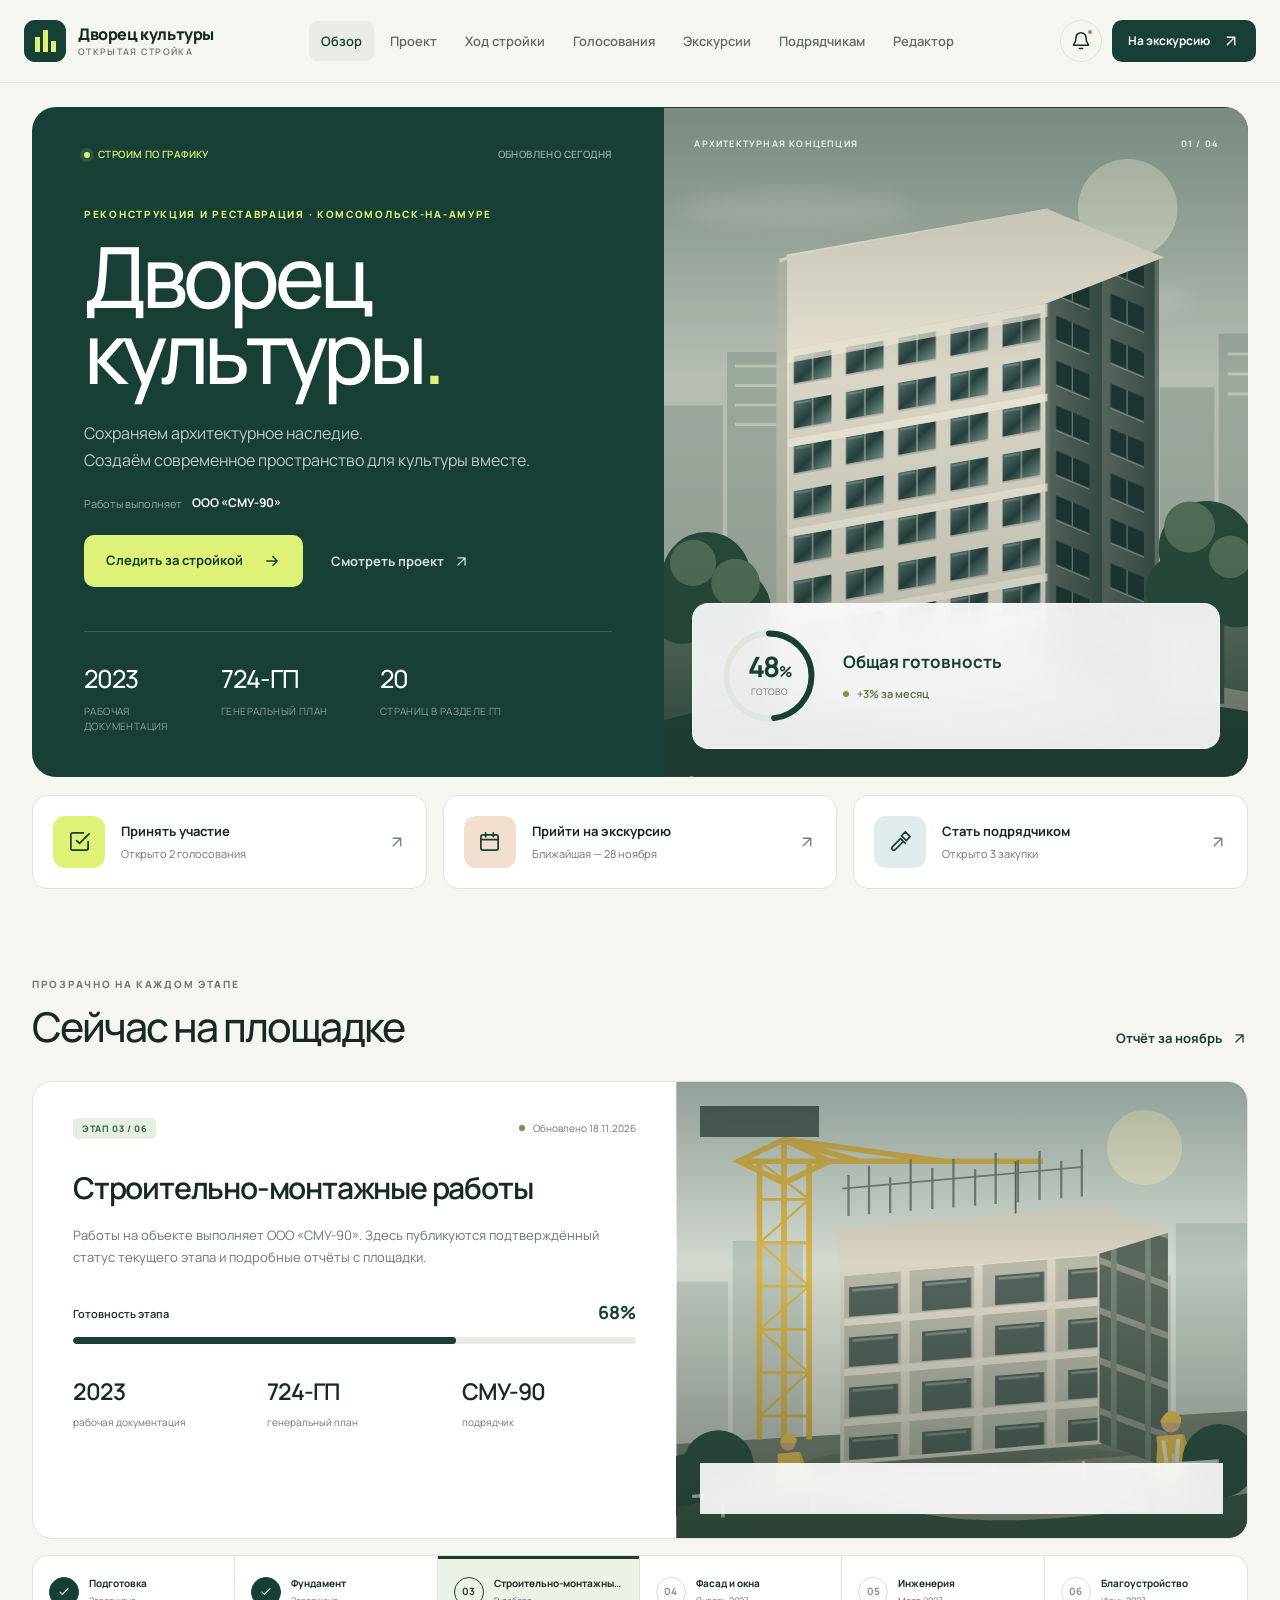
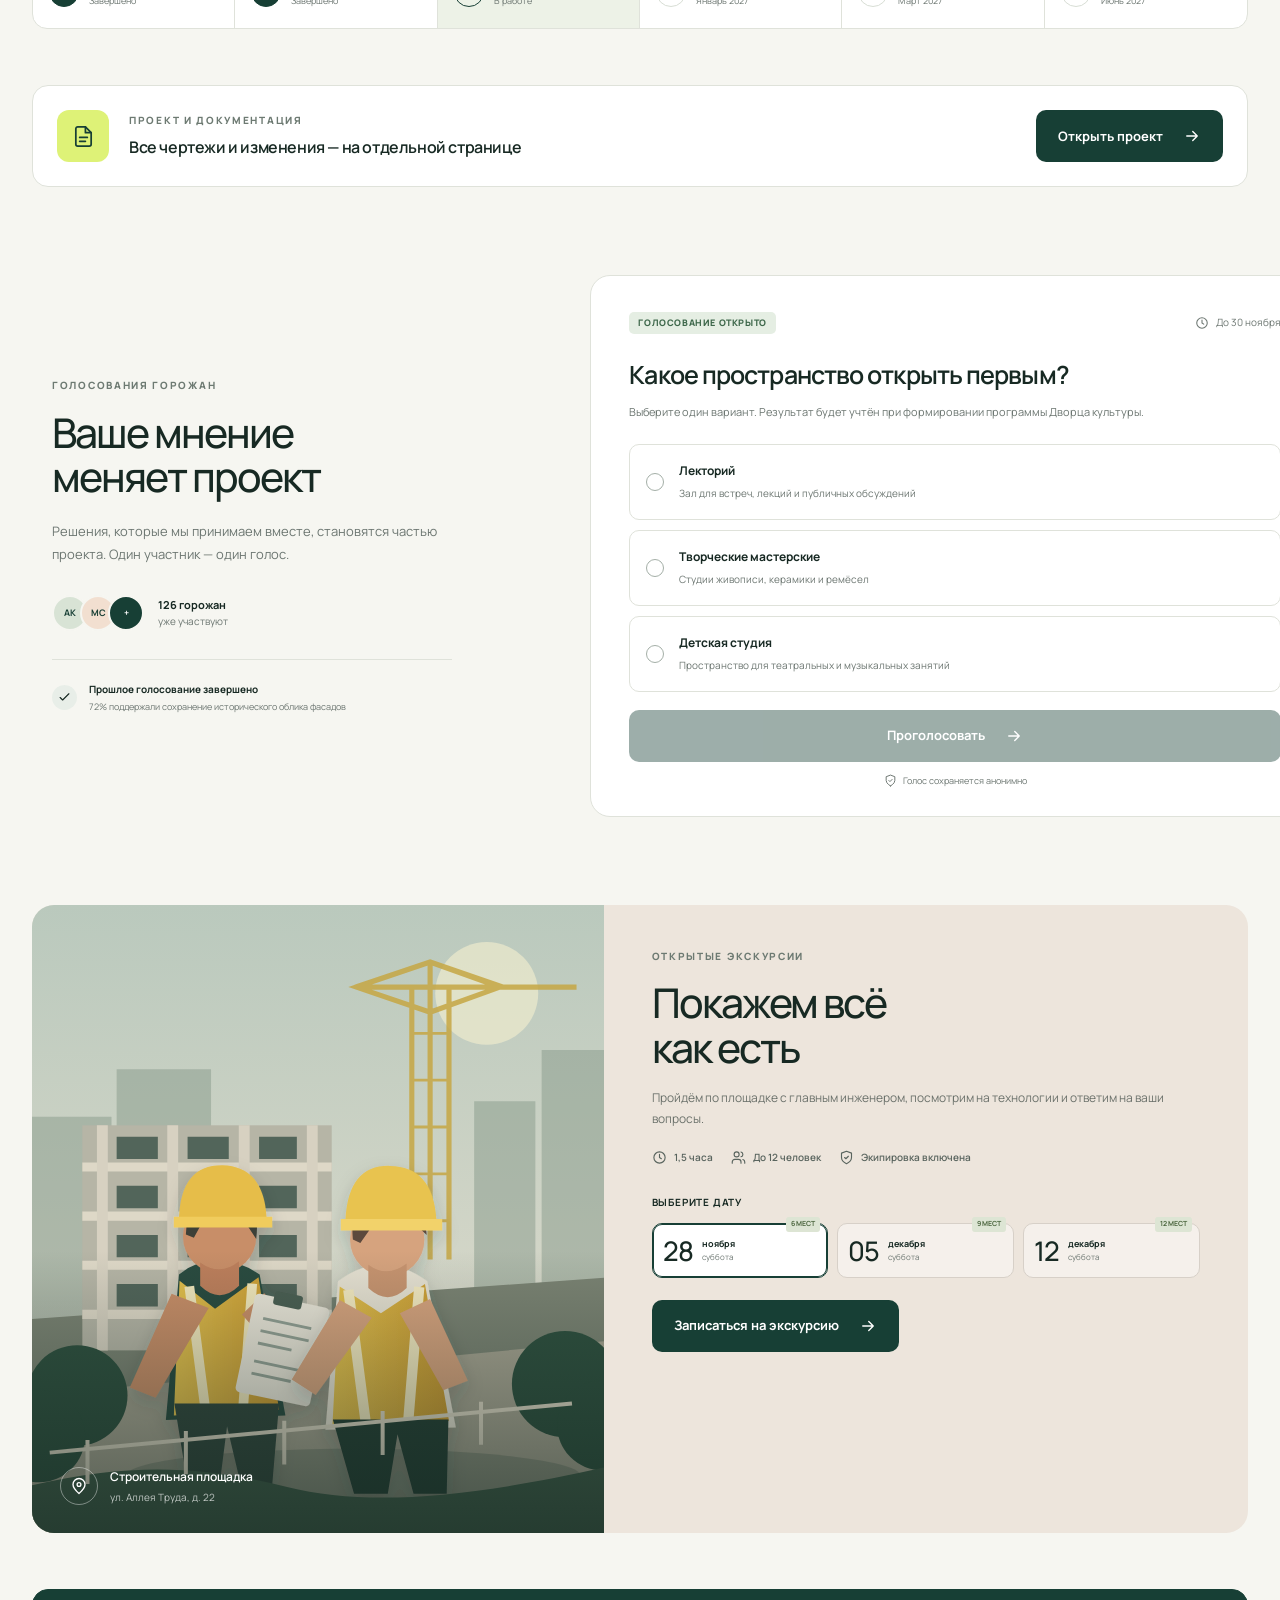
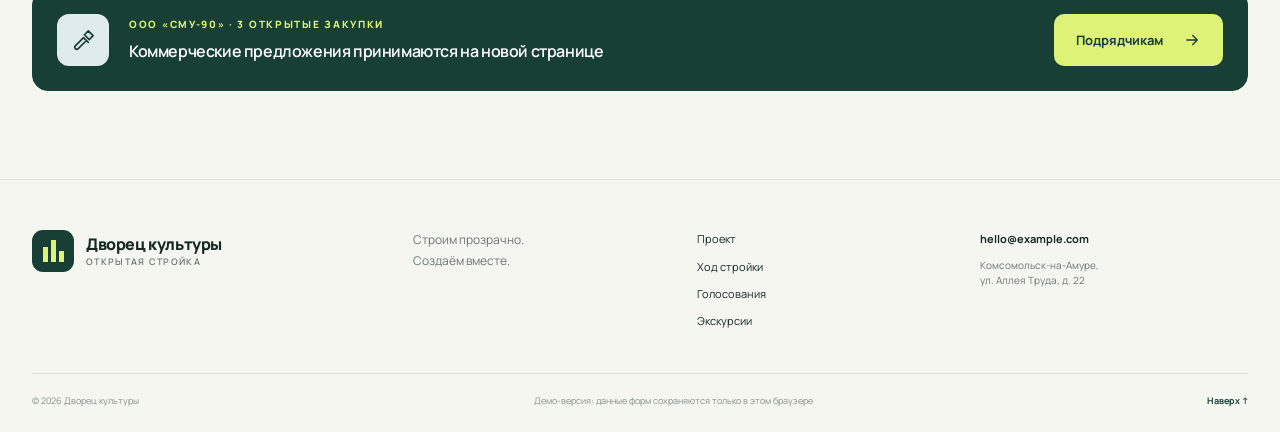
<file: index.html>
<!DOCTYPE html>
<html lang="ru">
<head>
  <meta charset="UTF-8">
  <meta name="viewport" content="width=device-width, initial-scale=1.0">
  <meta name="description" content="Портал реконструкции Дворца культуры в Комсомольске-на-Амуре: проект, этапы работ, голосования, экскурсии и предложения подрядчиков.">
  <meta name="theme-color" content="#173f35">
  <title>Дворец культуры — портал реконструкции</title>
  <link rel="preconnect" href="https://fonts.googleapis.com">
  <link rel="preconnect" href="https://fonts.gstatic.com" crossorigin>
  <link href="https://fonts.googleapis.com/css2?family=Manrope:wght@400;500;600;700;800&display=swap" rel="stylesheet">
  <link rel="stylesheet" href="styles.css">
  <link rel="icon" href="data:image/svg+xml,%3Csvg xmlns='http://www.w3.org/2000/svg' viewBox='0 0 64 64'%3E%3Crect width='64' height='64' rx='16' fill='%23173f35'/%3E%3Cpath d='M16 44V20h8v24zm12 0V12h8v32zm12 0V25h8v19z' fill='%23dcf56a'/%3E%3C/svg%3E">
</head>
<body>
  <svg class="svg-sprite" aria-hidden="true">
    <symbol id="icon-arrow" viewBox="0 0 24 24"><path d="M5 12h14M13 6l6 6-6 6"/></symbol>
    <symbol id="icon-arrow-up" viewBox="0 0 24 24"><path d="M7 17 17 7M7 7h10v10"/></symbol>
    <symbol id="icon-chevron" viewBox="0 0 24 24"><path d="m8 10 4 4 4-4"/></symbol>
    <symbol id="icon-calendar" viewBox="0 0 24 24"><rect x="3" y="5" width="18" height="16" rx="2"/><path d="M16 3v4M8 3v4M3 10h18"/></symbol>
    <symbol id="icon-download" viewBox="0 0 24 24"><path d="M12 3v12m-5-5 5 5 5-5M5 21h14"/></symbol>
    <symbol id="icon-doc" viewBox="0 0 24 24"><path d="M14 2H6a2 2 0 0 0-2 2v16a2 2 0 0 0 2 2h12a2 2 0 0 0 2-2V8z"/><path d="M14 2v6h6M8 13h8M8 17h6"/></symbol>
    <symbol id="icon-users" viewBox="0 0 24 24"><path d="M16 21v-2a4 4 0 0 0-4-4H6a4 4 0 0 0-4 4v2M9 11a4 4 0 1 0 0-8 4 4 0 0 0 0 8M22 21v-2a4 4 0 0 0-3-3.87M16 3.13a4 4 0 0 1 0 7.75"/></symbol>
    <symbol id="icon-vote" viewBox="0 0 24 24"><path d="m9 11 3 3L22 4"/><path d="M21 12v7a2 2 0 0 1-2 2H5a2 2 0 0 1-2-2V5a2 2 0 0 1 2-2h11"/></symbol>
    <symbol id="icon-hammer" viewBox="0 0 24 24"><path d="m15 12-8.5 8.5a2.12 2.12 0 1 1-3-3L12 9M17 2l5 5-4 4-5-5zM12 9l5 5"/></symbol>
    <symbol id="icon-check" viewBox="0 0 24 24"><path d="m5 12 4 4L19 6"/></symbol>
    <symbol id="icon-clock" viewBox="0 0 24 24"><circle cx="12" cy="12" r="9"/><path d="M12 7v5l3 2"/></symbol>
    <symbol id="icon-map" viewBox="0 0 24 24"><path d="M20 10c0 5-8 12-8 12S4 15 4 10a8 8 0 1 1 16 0Z"/><circle cx="12" cy="10" r="2.5"/></symbol>
    <symbol id="icon-upload" viewBox="0 0 24 24"><path d="M12 16V4m-5 5 5-5 5 5M4 16v3a2 2 0 0 0 2 2h12a2 2 0 0 0 2-2v-3"/></symbol>
    <symbol id="icon-close" viewBox="0 0 24 24"><path d="m6 6 12 12M18 6 6 18"/></symbol>
    <symbol id="icon-menu" viewBox="0 0 24 24"><path d="M4 7h16M4 12h16M4 17h16"/></symbol>
    <symbol id="icon-bell" viewBox="0 0 24 24"><path d="M18 8a6 6 0 0 0-12 0c0 7-3 7-3 9h18c0-2-3-2-3-9M10 21h4"/></symbol>
    <symbol id="icon-camera" viewBox="0 0 24 24"><path d="M14.5 4h-5L7 7H4a2 2 0 0 0-2 2v10a2 2 0 0 0 2 2h16a2 2 0 0 0 2-2V9a2 2 0 0 0-2-2h-3z"/><circle cx="12" cy="13" r="4"/></symbol>
    <symbol id="icon-shield" viewBox="0 0 24 24"><path d="M12 22s8-4 8-10V5l-8-3-8 3v7c0 6 8 10 8 10Z"/><path d="m9 12 2 2 4-4"/></symbol>
    <symbol id="icon-mail" viewBox="0 0 24 24"><rect x="2" y="4" width="20" height="16" rx="2"/><path d="m22 7-10 6L2 7"/></symbol>
  </svg>

  <header class="site-header">
    <div class="header-shell">
      <a class="brand" href="#overview" aria-label="Дворец культуры — на главную">
        <span class="brand-mark"><i></i><i></i><i></i></span>
        <span class="brand-name">Дворец культуры<small>открытая стройка</small></span>
      </a>
      <nav class="main-nav" id="main-nav" aria-label="Основная навигация">
        <a class="active" href="#overview">Обзор</a>
        <a href="project.html">Проект</a>
        <a href="#construction">Ход стройки</a>
        <a href="#voting">Голосования</a>
        <a href="#tours">Экскурсии</a>
        <a href="contractors.html">Подрядчикам</a>
        <a href="admin.html">Редактор</a>
      </nav>
      <div class="header-actions">
        <button class="icon-button notification-button" type="button" aria-label="Уведомления">
          <svg><use href="#icon-bell"></use></svg><span></span>
        </button>
        <button class="button button-small button-dark desktop-tour" type="button" data-open-tour>На экскурсию<svg><use href="#icon-arrow-up"></use></svg></button>
        <button class="icon-button menu-button" type="button" aria-label="Открыть меню" aria-expanded="false" aria-controls="main-nav"><svg><use href="#icon-menu"></use></svg></button>
      </div>
    </div>
  </header>

  <main>
    <section class="hero page-shell" id="overview">
      <div class="hero-copy">
        <div class="hero-topline">
          <span class="live-status"><i></i>Строим по графику</span>
          <span>Обновлено сегодня</span>
        </div>
        <div>
          <p class="eyebrow light">Реконструкция и реставрация · Комсомольск-на-Амуре</p>
          <h1>Дворец<br>культуры<span>.</span></h1>
          <p class="hero-description">Сохраняем архитектурное наследие.<br>Создаём современное пространство для культуры вместе.</p>
          <p class="hero-contractor"><span>Работы выполняет</span><strong>ООО «СМУ-90»</strong></p>
          <div class="hero-buttons">
            <a class="button button-lime" href="#construction">Следить за стройкой<svg><use href="#icon-arrow"></use></svg></a>
            <a class="text-link light-link" href="project.html">Смотреть проект<svg><use href="#icon-arrow-up"></use></svg></a>
          </div>
        </div>
        <div class="hero-facts">
          <div><strong>2023</strong><span>рабочая документация</span></div>
          <div><strong>724-ГП</strong><span>генеральный план</span></div>
          <div><strong>20</strong><span>страниц в разделе ГП</span></div>
        </div>
      </div>
      <div class="hero-visual">
        <img src="assets/hero-building.svg" alt="Архитектурная иллюстрация Дворца культуры" fetchpriority="high">
        <div class="visual-label"><span>Архитектурная концепция</span><span>01 / 04</span></div>
        <div class="readiness-card">
          <div class="progress-ring" style="--progress: 48">
            <svg viewBox="0 0 120 120" aria-hidden="true"><circle class="ring-track" cx="60" cy="60" r="51"/><circle class="ring-value" cx="60" cy="60" r="51"/></svg>
            <div><strong>48<span>%</span></strong><small>готово</small></div>
          </div>
          <p>Общая готовность<span><i></i>+3% за месяц</span></p>
        </div>
      </div>
    </section>

    <section class="quick-actions page-shell" aria-label="Быстрые действия">
      <a class="quick-action" href="#voting">
        <span class="quick-icon lime"><svg><use href="#icon-vote"></use></svg></span>
        <span><strong>Принять участие</strong><small>Открыто 2 голосования</small></span>
        <svg class="quick-arrow"><use href="#icon-arrow-up"></use></svg>
      </a>
      <button class="quick-action" type="button" data-open-tour>
        <span class="quick-icon peach"><svg><use href="#icon-calendar"></use></svg></span>
        <span><strong>Прийти на экскурсию</strong><small>Ближайшая — 28 ноября</small></span>
        <svg class="quick-arrow"><use href="#icon-arrow-up"></use></svg>
      </button>
      <a class="quick-action" href="contractors.html">
        <span class="quick-icon blue"><svg><use href="#icon-hammer"></use></svg></span>
        <span><strong>Стать подрядчиком</strong><small>Открыто 3 закупки</small></span>
        <svg class="quick-arrow"><use href="#icon-arrow-up"></use></svg>
      </a>
    </section>

    <section class="section page-shell" id="construction">
      <div class="section-heading">
        <div><p class="eyebrow">Прозрачно на каждом этапе</p><h2>Сейчас на площадке</h2></div>
        <button class="text-link" type="button" data-open-report>Отчёт за ноябрь<svg><use href="#icon-arrow-up"></use></svg></button>
      </div>
      <div class="current-stage">
        <div class="stage-info">
          <div class="stage-top"><span class="tag tag-green">Этап 03 / 06</span><span class="update-time"><i></i>Обновлено 2 часа назад</span></div>
          <h3>Строительно-монтажные работы</h3>
          <p>Работы на объекте выполняет ООО «СМУ-90». Здесь публикуются подтверждённый статус текущего этапа и подробные отчёты с площадки.</p>
          <div class="stage-progress-label"><span>Готовность этапа</span><strong>68%</strong></div>
          <div class="progress-bar"><span style="width:68%"></span></div>
          <div class="stage-stats">
            <div><strong>2023</strong><small>рабочая документация</small></div>
            <div><strong>724-ГП</strong><small>генеральный план</small></div>
            <div><strong>СМУ-90</strong><small>подрядчик</small></div>
          </div>
        </div>
        <div class="stage-photo">
          <img src="assets/construction.svg" alt="Иллюстрация строительной площадки Дворца культуры" loading="lazy">
          <span class="photo-date"><svg><use href="#icon-camera"></use></svg>18 ноября 2026</span>
          <button class="photo-button" type="button" data-open-gallery>Смотреть 24 фото<svg><use href="#icon-arrow-up"></use></svg></button>
        </div>
      </div>
      <div class="stage-list" aria-label="Этапы строительства">
        <div class="stage-item completed"><span class="stage-number"><svg><use href="#icon-check"></use></svg></span><div><strong>Подготовка</strong><small>Завершено</small></div><span class="stage-percent">100%</span></div>
        <div class="stage-item completed"><span class="stage-number"><svg><use href="#icon-check"></use></svg></span><div><strong>Фундамент</strong><small>Завершено</small></div><span class="stage-percent">100%</span></div>
        <div class="stage-item current"><span class="stage-number">03</span><div><strong>Монолитный каркас</strong><small>В работе</small></div><span class="stage-percent">68%</span></div>
        <div class="stage-item"><span class="stage-number">04</span><div><strong>Фасад и окна</strong><small>Январь 2027</small></div><span class="stage-percent">0%</span></div>
        <div class="stage-item"><span class="stage-number">05</span><div><strong>Инженерия</strong><small>Март 2027</small></div><span class="stage-percent">0%</span></div>
        <div class="stage-item"><span class="stage-number">06</span><div><strong>Благоустройство</strong><small>Июнь 2027</small></div><span class="stage-percent">0%</span></div>
      </div>
    </section>

    <section class="section page-shell home-project-link">
      <a class="home-project-banner" href="project.html">
        <span class="quick-icon lime"><svg><use href="#icon-doc"></use></svg></span>
        <span><span class="eyebrow">Проект и документация</span><strong>Все чертежи и изменения — на отдельной странице</strong></span>
        <span class="button button-dark">Открыть проект<svg><use href="#icon-arrow"></use></svg></span>
      </a>
    </section>

    <section class="section page-shell voting-section" id="voting">
      <div class="voting-intro">
        <p class="eyebrow">Голосования горожан</p>
        <h2>Ваше мнение<br>меняет проект</h2>
        <p>Решения, которые мы принимаем вместе, становятся частью проекта. Один участник — один голос.</p>
        <div class="voting-meta"><span class="avatar-stack"><i>АК</i><i>МС</i><i>+</i></span><span><strong>126 горожан</strong><small>уже участвуют</small></span></div>
        <div class="previous-vote"><svg><use href="#icon-check"></use></svg><span><strong>Прошлое голосование завершено</strong><small>72% поддержали сохранение исторического облика фасадов</small></span></div>
      </div>
      <div class="poll-card" id="poll-card">
        <div class="poll-top"><span class="tag tag-green">Голосование открыто</span><span><svg><use href="#icon-clock"></use></svg>До 30 ноября</span></div>
        <h3>Какое пространство открыть первым?</h3>
        <p>Выберите один вариант. Результат будет учтён при формировании программы Дворца культуры.</p>
        <form id="poll-form">
          <div class="poll-options">
            <label class="poll-option" data-option="0">
              <input type="radio" name="space" value="Лекторий">
              <span class="custom-radio"></span>
              <span class="option-copy"><strong>Лекторий</strong><small>Зал для встреч, лекций и публичных обсуждений</small></span>
              <span class="poll-percent">42%</span><span class="poll-bar"><i style="width:42%"></i></span>
            </label>
            <label class="poll-option" data-option="1">
              <input type="radio" name="space" value="Творческие мастерские">
              <span class="custom-radio"></span>
              <span class="option-copy"><strong>Творческие мастерские</strong><small>Студии живописи, керамики и ремёсел</small></span>
              <span class="poll-percent">38%</span><span class="poll-bar"><i style="width:38%"></i></span>
            </label>
            <label class="poll-option" data-option="2">
              <input type="radio" name="space" value="Детская студия">
              <span class="custom-radio"></span>
              <span class="option-copy"><strong>Детская студия</strong><small>Пространство для театральных и музыкальных занятий</small></span>
              <span class="poll-percent">20%</span><span class="poll-bar"><i style="width:20%"></i></span>
            </label>
          </div>
          <button class="button button-dark button-full" id="vote-button" type="submit" disabled>Проголосовать<svg><use href="#icon-arrow"></use></svg></button>
          <p class="poll-note" id="poll-note"><svg><use href="#icon-shield"></use></svg>Голос сохраняется анонимно</p>
        </form>
      </div>
    </section>

    <section class="section page-shell" id="tours">
      <div class="tour-card">
        <div class="tour-image">
          <img src="assets/tour-engineers.svg" alt="Экскурсия по строительной площадке" loading="lazy">
          <div class="tour-image-caption"><svg><use href="#icon-map"></use></svg><span>Строительная площадка<small>ул. Аллея Труда, д. 22</small></span></div>
        </div>
        <div class="tour-content">
          <p class="eyebrow">Открытые экскурсии</p>
          <h2>Покажем всё<br>как есть</h2>
          <p class="tour-description">Пройдём по площадке с главным инженером, посмотрим на технологии и ответим на ваши вопросы.</p>
          <div class="tour-features"><span><svg><use href="#icon-clock"></use></svg>1,5 часа</span><span><svg><use href="#icon-users"></use></svg>До 12 человек</span><span><svg><use href="#icon-shield"></use></svg>Экипировка включена</span></div>
          <div class="date-label">Выберите дату</div>
          <div class="date-options" role="group" aria-label="Дата экскурсии">
            <button class="date-option active" type="button" data-date="28 ноября, суббота" data-spots="6"><strong>28</strong><span>ноября<small>суббота</small></span><i>6 мест</i></button>
            <button class="date-option" type="button" data-date="5 декабря, суббота" data-spots="9"><strong>05</strong><span>декабря<small>суббота</small></span><i>9 мест</i></button>
            <button class="date-option" type="button" data-date="12 декабря, суббота" data-spots="12"><strong>12</strong><span>декабря<small>суббота</small></span><i>12 мест</i></button>
          </div>
          <button class="button button-dark" type="button" data-open-tour>Записаться на экскурсию<svg><use href="#icon-arrow"></use></svg></button>
        </div>
      </div>
    </section>

    <section class="section page-shell home-contractor-link">
      <a class="home-project-banner contractor-banner" href="contractors.html">
        <span class="quick-icon blue"><svg><use href="#icon-hammer"></use></svg></span>
        <span><span class="eyebrow">ООО «СМУ-90» · 3 открытые закупки</span><strong>Коммерческие предложения принимаются на новой странице</strong></span>
        <span class="button button-lime">Подрядчикам<svg><use href="#icon-arrow"></use></svg></span>
      </a>
    </section>
  </main>

  <footer class="site-footer">
    <div class="page-shell footer-main">
      <a class="brand footer-brand" href="#overview"><span class="brand-mark"><i></i><i></i><i></i></span><span class="brand-name">Дворец культуры<small>открытая стройка</small></span></a>
      <p>Строим прозрачно.<br>Создаём вместе.</p>
      <div class="footer-links"><a href="project.html">Проект</a><a href="#construction">Ход стройки</a><a href="#voting">Голосования</a><a href="#tours">Экскурсии</a></div>
      <div class="footer-contact"><a href="mailto:hello@example.com">hello@example.com</a><span>Комсомольск-на-Амуре,<br>ул. Аллея Труда, д. 22</span></div>
    </div>
    <div class="page-shell footer-bottom"><span>© 2026 Дворец культуры</span><span>Демо-версия: данные форм сохраняются только в этом браузере</span><a href="#overview">Наверх ↑</a></div>
  </footer>

  <dialog class="modal" id="tour-dialog" aria-labelledby="tour-dialog-title">
    <div class="modal-shell">
      <button class="modal-close" type="button" data-close aria-label="Закрыть"><svg><use href="#icon-close"></use></svg></button>
      <span class="modal-icon peach"><svg><use href="#icon-calendar"></use></svg></span>
      <p class="eyebrow">Открытая экскурсия</p>
      <h2 id="tour-dialog-title">Увидимся на площадке</h2>
      <p class="modal-description">Оставьте контакты — координатор подтвердит запись и пришлёт инструкции.</p>
      <div class="selected-date"><svg><use href="#icon-calendar"></use></svg><span><small>Вы выбрали</small><strong id="tour-selected-date">28 ноября, суббота</strong></span><span id="tour-selected-spots">6 мест</span></div>
      <form id="tour-form" novalidate>
        <input type="hidden" name="date" id="tour-date-input" value="28 ноября, суббота">
        <label class="field"><span>Ваше имя *</span><input type="text" name="name" autocomplete="name" placeholder="Например, Анна" required></label>
        <label class="field"><span>Телефон *</span><input type="tel" name="phone" autocomplete="tel" placeholder="+7 999 000-00-00" required></label>
        <label class="field"><span>Количество гостей</span><select name="guests"><option value="1">1 человек</option><option value="2">2 человека</option><option value="3">3 человека</option><option value="4">4 человека</option></select></label>
        <label class="checkbox-field"><input type="checkbox" name="consent" required><span>Согласен на обработку данных для организации экскурсии</span></label>
        <button class="button button-dark button-full" type="submit">Подтвердить запись<svg><use href="#icon-arrow"></use></svg></button>
      </form>
    </div>
  </dialog>

   <dialog class="modal gallery-modal" id="gallery-dialog" aria-labelledby="gallery-title">
    <div class="modal-shell">
      <button class="modal-close" type="button" data-close aria-label="Закрыть"><svg><use href="#icon-close"></use></svg></button>
      <p class="eyebrow">Фото с площадки</p><h2 id="gallery-title">Ноябрь 2026</h2>
      <div class="gallery-grid">
        <img src="assets/construction.svg" alt="Общий вид строительной площадки">
        <img src="assets/tour-engineers.svg" alt="Работы на строительной площадке">
        <img src="assets/project-plan.svg" alt="Работа с проектной документацией">
      </div>
      <p class="gallery-note">Показаны 3 фотографии из демонстрационного отчёта.</p>
    </div>
  </dialog>

  <dialog class="modal" id="report-dialog" aria-labelledby="report-title">
    <div class="modal-shell">
      <button class="modal-close" type="button" data-close aria-label="Закрыть"><svg><use href="#icon-close"></use></svg></button>
      <span class="modal-icon lime"><svg><use href="#icon-doc"></use></svg></span>
      <p class="eyebrow">Ежемесячный отчёт</p><h2 id="report-title">Ноябрь 2026</h2>
      <p class="modal-description">Главное о ходе строительства за месяц.</p>
      <div class="report-stats"><div><strong>+3%</strong><span>к общей готовности</span></div><div><strong>1 этап</strong><span>работ завершён</span></div><div><strong>0</strong><span>нарушений безопасности</span></div></div>
      <ul class="report-list"><li><svg><use href="#icon-check"></use></svg>Обновлены данные по текущему этапу реконструкции</li><li><svg><use href="#icon-check"></use></svg>Проведён контроль качества выполненных работ</li><li><svg><use href="#icon-check"></use></svg>ООО «СМУ-90» передало новый фотоотчёт</li></ul>
      <button class="button button-dark button-full" type="button" id="download-report">Скачать отчёт<svg><use href="#icon-download"></use></svg></button>
    </div>
  </dialog>

  <div class="toast" id="toast" role="status" aria-live="polite"><span class="toast-icon"><svg><use href="#icon-check"></use></svg></span><span id="toast-message"></span><button type="button" aria-label="Закрыть уведомление"><svg><use href="#icon-close"></use></svg></button></div>
  <script src="content.js"></script>
  <script src="app.js"></script>
</body>
</html>
</file>
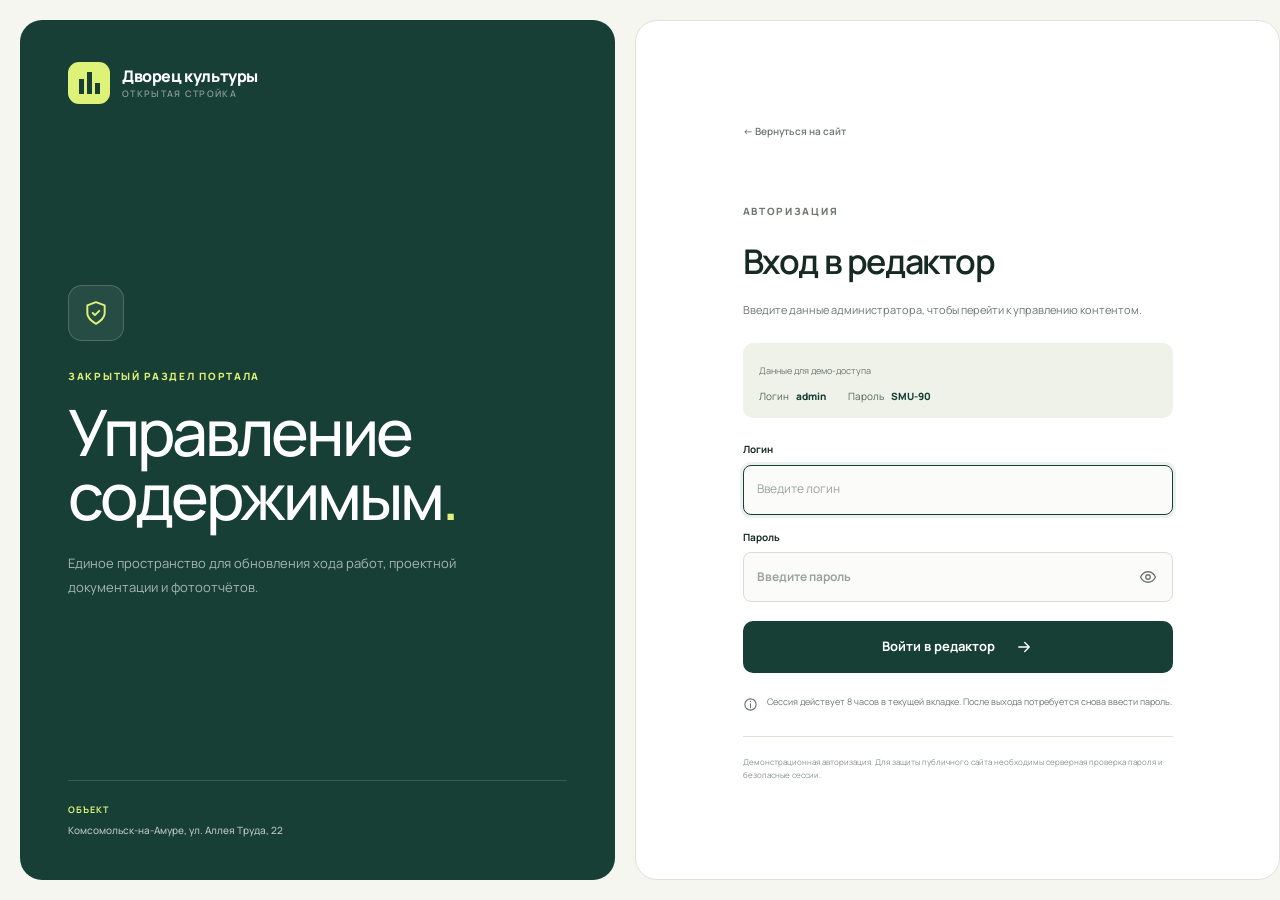
<file: admin.html>
<!DOCTYPE html>
<html lang="ru">
<head>
  <meta charset="UTF-8">
  <meta name="viewport" content="width=device-width, initial-scale=1.0">
  <meta name="description" content="Редактор портала Дворца культуры: управление прогрессом, документами, изменениями проекта и фотографиями.">
  <meta name="theme-color" content="#173f35">
  <title>Редактор — Дворец культуры</title>
  <link rel="preconnect" href="https://fonts.googleapis.com">
  <link rel="preconnect" href="https://fonts.gstatic.com" crossorigin>
  <link href="https://fonts.googleapis.com/css2?family=Manrope:wght@400;500;600;700;800&display=swap" rel="stylesheet">
  <script src="auth.js"></script>
  <link rel="stylesheet" href="styles.css">
  <link rel="icon" href="data:image/svg+xml,%3Csvg xmlns='http://www.w3.org/2000/svg' viewBox='0 0 64 64'%3E%3Crect width='64' height='64' rx='16' fill='%23173f35'/%3E%3Cpath d='M16 44V20h8v24zm12 0V12h8v32zm12 0V25h8v19z' fill='%23dcf56a'/%3E%3C/svg%3E">
</head>
<body id="top">
  <svg class="svg-sprite" aria-hidden="true">
    <symbol id="icon-arrow" viewBox="0 0 24 24"><path d="M5 12h14M13 6l6 6-6 6"/></symbol>
    <symbol id="icon-arrow-up" viewBox="0 0 24 24"><path d="M7 17 17 7M7 7h10v10"/></symbol>
    <symbol id="icon-upload" viewBox="0 0 24 24"><path d="M12 16V4m-5 5 5-5 5 5M4 16v3a2 2 0 0 0 2 2h12a2 2 0 0 0 2-2v-3"/></symbol>
    <symbol id="icon-check" viewBox="0 0 24 24"><path d="m5 12 4 4L19 6"/></symbol>
    <symbol id="icon-menu" viewBox="0 0 24 24"><path d="M4 7h16M4 12h16M4 17h16"/></symbol>
    <symbol id="icon-bell" viewBox="0 0 24 24"><path d="M18 8a6 6 0 0 0-12 0c0 7-3 7-3 9h18c0-2-3-2-3-9M10 21h4"/></symbol>
    <symbol id="icon-close" viewBox="0 0 24 24"><path d="m6 6 12 12M18 6 6 18"/></symbol>
    <symbol id="icon-doc" viewBox="0 0 24 24"><path d="M14 2H6a2 2 0 0 0-2 2v16a2 2 0 0 0 2 2h12a2 2 0 0 0 2-2V8z"/><path d="M14 2v6h6M8 13h8M8 17h6"/></symbol>
    <symbol id="icon-camera" viewBox="0 0 24 24"><path d="M14.5 4h-5L7 7H4a2 2 0 0 0-2 2v10a2 2 0 0 0 2 2h16a2 2 0 0 0 2-2V9a2 2 0 0 0-2-2h-3z"/><circle cx="12" cy="13" r="4"/></symbol>
    <symbol id="icon-trash" viewBox="0 0 24 24"><path d="M3 6h18M8 6V4h8v2M19 6l-1 15H6L5 6M10 11v5M14 11v5"/></symbol>
    <symbol id="icon-edit" viewBox="0 0 24 24"><path d="M12 20h9M16.5 3.5a2.1 2.1 0 0 1 3 3L8 18l-4 1 1-4z"/></symbol>
    <symbol id="icon-plus" viewBox="0 0 24 24"><path d="M12 5v14M5 12h14"/></symbol>
    <symbol id="icon-info" viewBox="0 0 24 24"><circle cx="12" cy="12" r="9"/><path d="M12 11v6M12 7h.01"/></symbol>
  </svg>

  <header class="site-header">
    <div class="header-shell">
      <a class="brand" href="index.html" aria-label="Дворец культуры — на главную">
        <span class="brand-mark"><i></i><i></i><i></i></span>
        <span class="brand-name">Дворец культуры<small>открытая стройка</small></span>
      </a>
      <nav class="main-nav" id="main-nav" aria-label="Основная навигация">
        <a href="index.html">Обзор</a>
        <a href="project.html">Проект</a>
        <a href="index.html#construction">Ход стройки</a>
        <a href="index.html#voting">Голосования</a>
        <a href="index.html#tours">Экскурсии</a>
        <a href="contractors.html">Подрядчикам</a>
        <a class="active" href="admin.html" aria-current="page">Редактор</a>
      </nav>
      <div class="header-actions">
        <button class="button button-small button-dark desktop-tour" type="button" data-editor-logout>Выйти<svg><use href="#icon-close"></use></svg></button>
        <button class="icon-button menu-button" type="button" aria-label="Открыть меню" aria-expanded="false" aria-controls="main-nav"><svg><use href="#icon-menu"></use></svg></button>
      </div>
    </div>
  </header>

  <main>
    <section class="subpage-hero page-shell admin-hero">
      <div class="subpage-hero-copy">
        <div class="breadcrumbs"><a href="index.html">Главная</a><span>/</span><span>Редактор</span></div>
        <p class="eyebrow light">Управление порталом</p>
        <h1>Обновляйте<br>без кода<span>.</span></h1>
        <p>Меняйте показатели работ, добавляйте документы и новости проекта, загружайте фотографии с площадки.</p>
      </div>
      <aside class="subpage-hero-aside">
        <div><span>Доступные разделы</span><strong>4 блока контента</strong><small>Прогресс, документация,<br>изменения и фотографии</small></div>
        <div><span>Сохранение</span><strong>В этом браузере</strong><small>Изменения появятся на страницах сразу после обновления</small><button class="logout-inline" type="button" data-editor-logout>Выйти из редактора</button></div>
      </aside>
    </section>

    <div class="admin-notice page-shell"><svg><use href="#icon-info"></use></svg><p><strong>Это локальный редактор демо-версии.</strong> Загруженные файлы и изменения видны только в текущем браузере. Чтобы публиковать контент для всех посетителей, потребуется подключить сервер и авторизацию.</p></div>

    <section class="admin-section page-shell" id="progress-editor">
      <div class="section-heading"><div><p class="eyebrow">01 · Показатели</p><h2>Прогресс и текущий этап</h2></div><a class="text-link" href="index.html#construction">Открыть публичный блок<svg><use href="#icon-arrow-up"></use></svg></a></div>
      <form class="admin-card" id="admin-progress-form">
        <div class="progress-form-grid">
          <div class="progress-edit-field">
            <label class="field"><span>Общая готовность, %</span><input type="number" id="overall-progress" min="0" max="100" step="1" required></label>
            <input class="range-input" type="range" id="overall-range" min="0" max="100" step="1" aria-label="Общая готовность">
          </div>
          <div class="progress-edit-field">
            <label class="field"><span>Готовность текущего этапа, %</span><input type="number" id="stage-progress" min="0" max="100" step="1" required></label>
            <input class="range-input" type="range" id="stage-range" min="0" max="100" step="1" aria-label="Готовность текущего этапа">
          </div>
        </div>
        <div class="form-grid">
          <label class="field"><span>Название текущего этапа *</span><input type="text" id="current-stage-title" maxlength="80" required></label>
          <label class="field"><span>Дата обновления *</span><input type="date" id="progress-date" required></label>
        </div>
        <label class="field"><span>Краткое описание работ</span><textarea id="current-stage-description" rows="3" maxlength="300"></textarea></label>
        <div class="admin-form-actions"><button class="button button-dark" type="submit">Сохранить показатели<svg><use href="#icon-check"></use></svg></button><button class="button button-secondary" type="button" id="reset-progress">Вернуть демо-значения</button></div>
      </form>
    </section>

    <section class="admin-section page-shell">
      <div class="section-heading"><div><p class="eyebrow">02 · Документация</p><h2>Файлы проекта</h2></div><a class="text-link" href="project.html">Открыть страницу проекта<svg><use href="#icon-arrow-up"></use></svg></a></div>
      <div class="admin-two-column">
        <div class="admin-card">
          <h3>Загрузить документы</h3><p class="admin-card-description">Название файла станет названием документа на сайте. Можно выбрать несколько файлов сразу.</p>
          <label class="admin-upload"><input type="file" id="document-upload" accept=".pdf,.doc,.docx,.xls,.xlsx" multiple><span class="admin-upload-icon"><svg><use href="#icon-upload"></use></svg></span><strong>Выбрать документы</strong><span>PDF, DOC, DOCX, XLS, XLSX · до 25 МБ каждый</span></label>
          <p class="upload-status" id="document-upload-status" aria-live="polite"></p>
        </div>
        <div class="admin-card">
          <div class="card-title-row"><h3>Загруженные вами</h3><span class="count-badge" id="admin-doc-count">0</span></div>
          <div class="admin-file-list" id="admin-document-list"><p class="admin-empty">Пока нет загруженных документов.</p></div>
        </div>
      </div>
    </section>

    <section class="admin-section page-shell">
      <div class="section-heading"><div><p class="eyebrow">03 · История решений</p><h2>Изменения проекта</h2></div></div>
      <div class="admin-two-column admin-changes-layout">
        <form class="admin-card" id="admin-change-form">
          <h3>Добавить изменение</h3>
          <label class="field"><span>Заголовок *</span><input type="text" name="title" maxlength="100" placeholder="Например, обновлён план фойе" required></label>
          <div class="form-grid">
            <label class="field"><span>Дата *</span><input type="date" name="date" required></label>
            <label class="field"><span>Статус *</span><select name="status" required><option value="accepted">Принято</option><option value="pending">На согласовании</option></select></label>
          </div>
          <label class="field"><span>Краткое описание *</span><textarea name="summary" rows="3" maxlength="240" placeholder="Что именно изменилось?" required></textarea></label>
          <label class="field"><span>Подробности</span><textarea name="details" rows="3" maxlength="500" placeholder="Дополнительная информация для раскрывающегося блока"></textarea></label>
          <button class="button button-dark button-full" type="submit">Добавить на сайт<svg><use href="#icon-plus"></use></svg></button>
        </form>
        <div class="admin-card">
          <div class="card-title-row"><h3>Добавленные вами</h3><span class="count-badge" id="admin-change-count">0</span></div>
          <div class="admin-change-list" id="admin-change-list"><p class="admin-empty">Новые изменения появятся здесь и на странице проекта.</p></div>
        </div>
      </div>
    </section>

    <section class="admin-section page-shell">
      <div class="section-heading"><div><p class="eyebrow">04 · Фотоотчёты</p><h2>Фотографии с площадки</h2></div><a class="text-link" href="index.html#construction">Открыть фотоблок<svg><use href="#icon-arrow-up"></use></svg></a></div>
      <div class="admin-card">
        <div class="photo-upload-row"><div><h3>Загрузить фотографии</h3><p class="admin-card-description">Первая новая фотография станет обложкой блока. Все снимки появятся в галерее на главной.</p></div><label class="button button-dark photo-upload-button">Выбрать фото<input type="file" id="photo-upload" accept="image/*" multiple hidden><svg><use href="#icon-camera"></use></svg></label></div>
        <p class="admin-card-description">JPG, PNG, WEBP, SVG и другие изображения · до 15 МБ каждое</p>
        <p class="upload-status" id="photo-upload-status" aria-live="polite"></p>
        <div class="admin-photo-grid" id="admin-photo-grid"><p class="admin-empty">Пока нет загруженных фотографий.</p></div>
      </div>
    </section>
  </main>

  <footer class="site-footer">
    <div class="page-shell footer-main">
      <a class="brand footer-brand" href="index.html"><span class="brand-mark"><i></i><i></i><i></i></span><span class="brand-name">Дворец культуры<small>открытая стройка</small></span></a>
      <p>Строим прозрачно.<br>Создаём вместе.</p>
      <div class="footer-links"><a href="project.html">Проект</a><a href="index.html#construction">Ход стройки</a><a href="index.html#voting">Голосования</a><a href="index.html#tours">Экскурсии</a></div>
      <div class="footer-contact"><a href="mailto:hello@example.com">hello@example.com</a><span>Комсомольск-на-Амуре,<br>ул. Аллея Труда, д. 22</span></div>
    </div>
    <div class="page-shell footer-bottom"><span>© 2026 Дворец культуры</span><span>Локальный редактор · изменения сохраняются в этом браузере</span><a href="#top">Наверх ↑</a></div>
  </footer>

  <div class="toast" id="toast" role="status" aria-live="polite"><span class="toast-icon"><svg><use href="#icon-check"></use></svg></span><span id="toast-message"></span><button type="button" aria-label="Закрыть уведомление"><svg><use href="#icon-close"></use></svg></button></div>
  <script src="content.js"></script>
  <script src="app.js"></script>
</body>
</html>
</file>
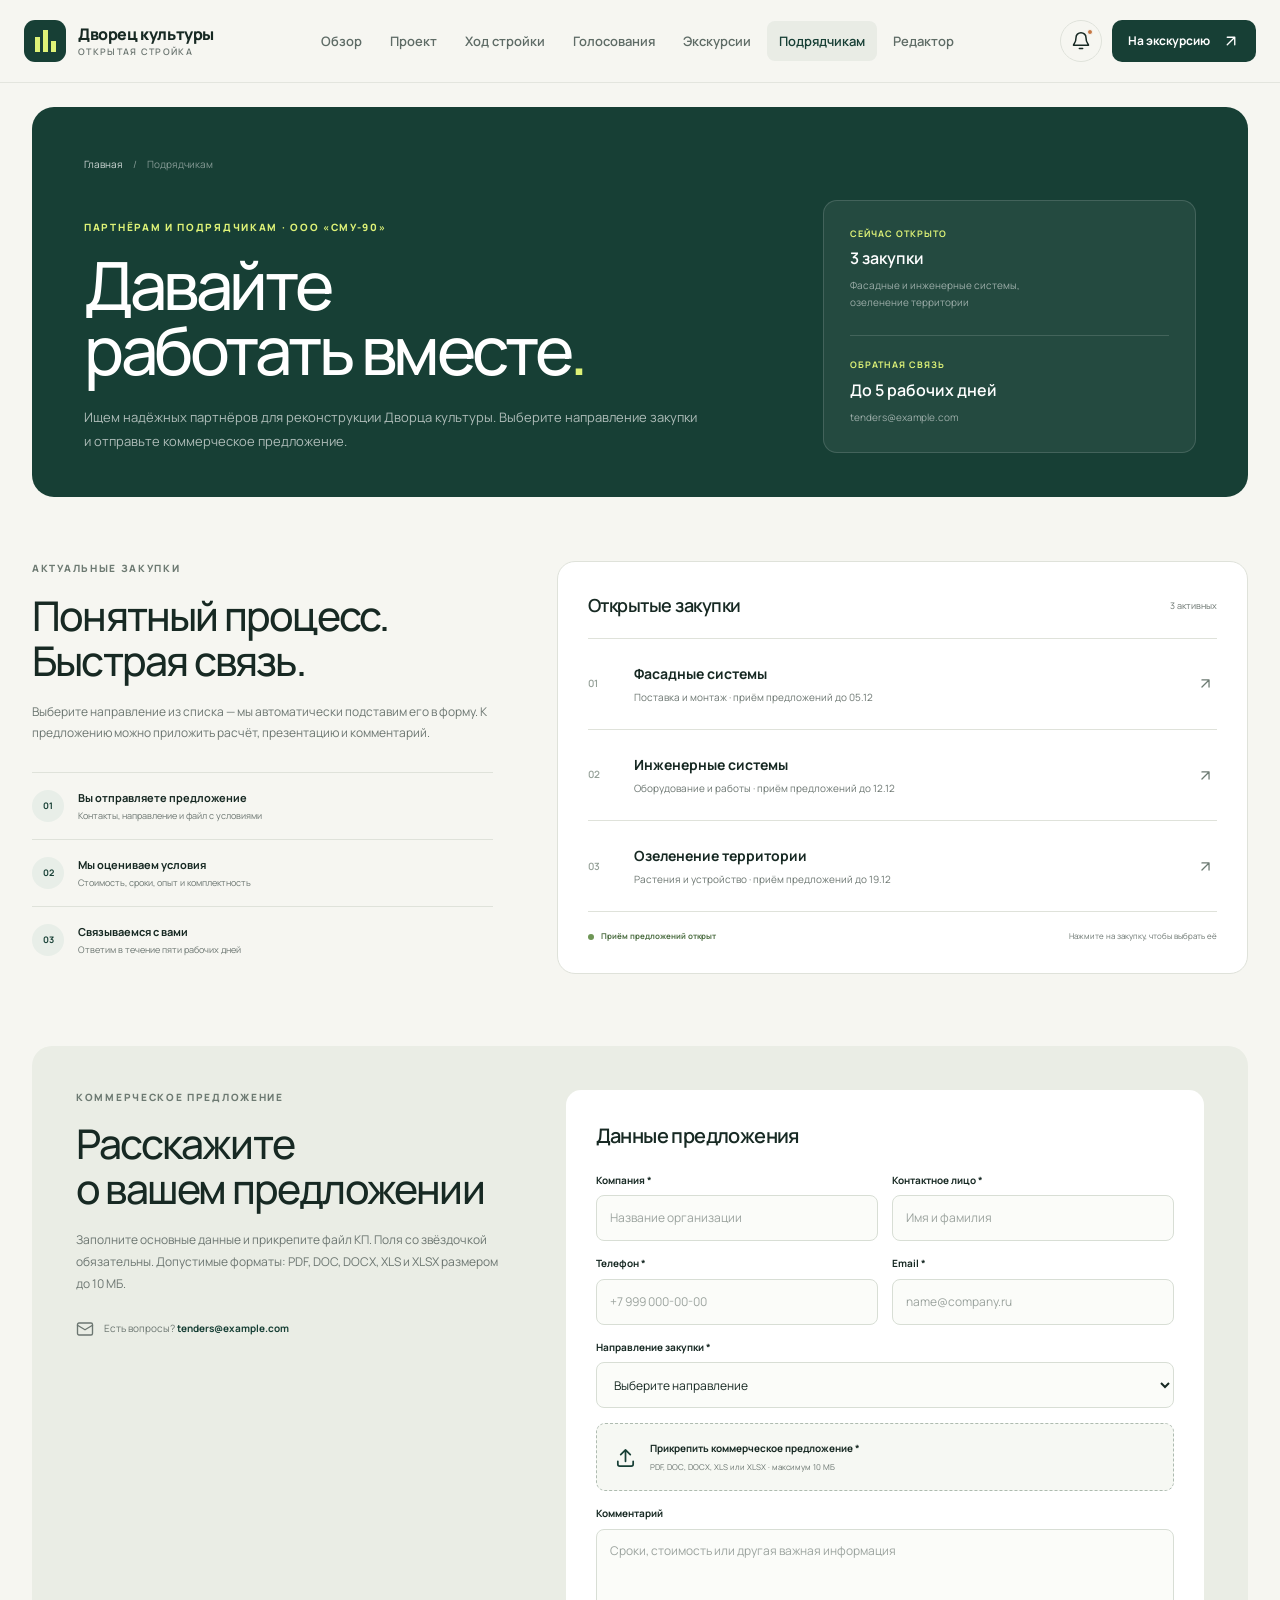
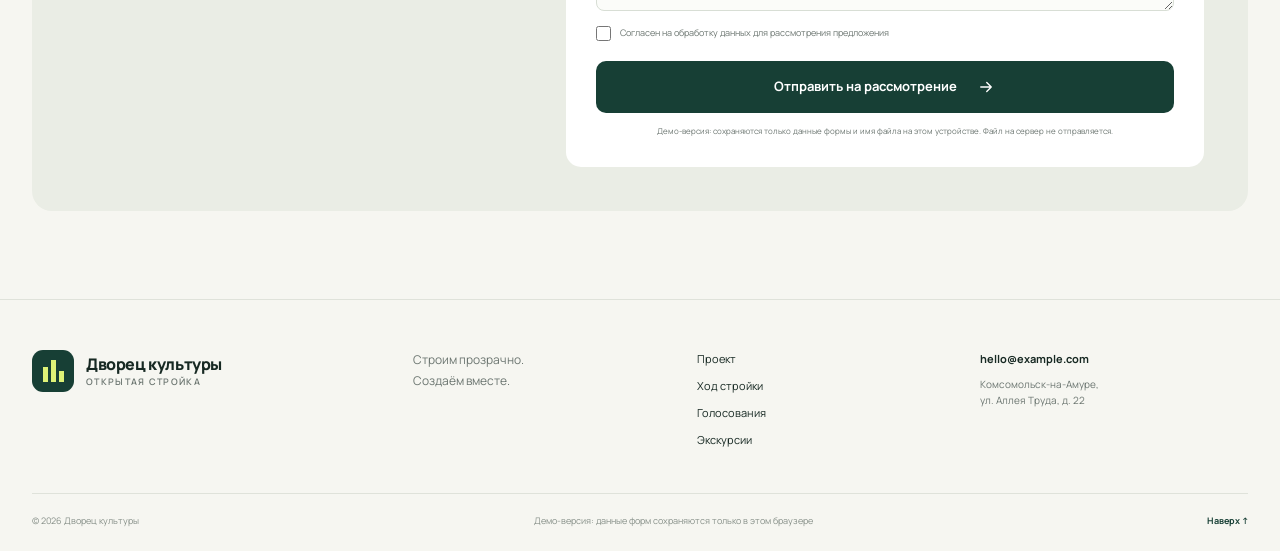
<file: contractors.html>
<!DOCTYPE html>
<html lang="ru">
<head>
  <meta charset="UTF-8">
  <meta name="viewport" content="width=device-width, initial-scale=1.0">
  <meta name="description" content="Закупки ООО «СМУ-90» для реконструкции Дворца культуры: актуальные направления и отправка коммерческих предложений.">
  <meta name="theme-color" content="#173f35">
  <title>Подрядчикам — Дворец культуры</title>
  <link rel="preconnect" href="https://fonts.googleapis.com">
  <link rel="preconnect" href="https://fonts.gstatic.com" crossorigin>
  <link href="https://fonts.googleapis.com/css2?family=Manrope:wght@400;500;600;700;800&display=swap" rel="stylesheet">
  <link rel="stylesheet" href="styles.css">
  <link rel="icon" href="data:image/svg+xml,%3Csvg xmlns='http://www.w3.org/2000/svg' viewBox='0 0 64 64'%3E%3Crect width='64' height='64' rx='16' fill='%23173f35'/%3E%3Cpath d='M16 44V20h8v24zm12 0V12h8v32zm12 0V25h8v19z' fill='%23dcf56a'/%3E%3C/svg%3E">
</head>
<body id="top">
  <svg class="svg-sprite" aria-hidden="true">
    <symbol id="icon-arrow" viewBox="0 0 24 24"><path d="M5 12h14M13 6l6 6-6 6"/></symbol>
    <symbol id="icon-arrow-up" viewBox="0 0 24 24"><path d="M7 17 17 7M7 7h10v10"/></symbol>
    <symbol id="icon-upload" viewBox="0 0 24 24"><path d="M12 16V4m-5 5 5-5 5 5M4 16v3a2 2 0 0 0 2 2h12a2 2 0 0 0 2-2v-3"/></symbol>
    <symbol id="icon-check" viewBox="0 0 24 24"><path d="m5 12 4 4L19 6"/></symbol>
    <symbol id="icon-menu" viewBox="0 0 24 24"><path d="M4 7h16M4 12h16M4 17h16"/></symbol>
    <symbol id="icon-bell" viewBox="0 0 24 24"><path d="M18 8a6 6 0 0 0-12 0c0 7-3 7-3 9h18c0-2-3-2-3-9M10 21h4"/></symbol>
    <symbol id="icon-close" viewBox="0 0 24 24"><path d="m6 6 12 12M18 6 6 18"/></symbol>
    <symbol id="icon-mail" viewBox="0 0 24 24"><rect x="2" y="4" width="20" height="16" rx="2"/><path d="m22 7-10 6L2 7"/></symbol>
  </svg>

  <header class="site-header">
    <div class="header-shell">
      <a class="brand" href="index.html" aria-label="Дворец культуры — на главную">
        <span class="brand-mark"><i></i><i></i><i></i></span>
        <span class="brand-name">Дворец культуры<small>открытая стройка</small></span>
      </a>
      <nav class="main-nav" id="main-nav" aria-label="Основная навигация">
        <a href="index.html">Обзор</a>
        <a href="project.html">Проект</a>
        <a href="index.html#construction">Ход стройки</a>
        <a href="index.html#voting">Голосования</a>
        <a href="index.html#tours">Экскурсии</a>
        <a class="active" href="contractors.html" aria-current="page">Подрядчикам</a>
        <a href="admin.html">Редактор</a>
      </nav>
      <div class="header-actions">
        <button class="icon-button notification-button" type="button" aria-label="Уведомления"><svg><use href="#icon-bell"></use></svg><span></span></button>
        <a class="button button-small button-dark desktop-tour" href="index.html#tours">На экскурсию<svg><use href="#icon-arrow-up"></use></svg></a>
        <button class="icon-button menu-button" type="button" aria-label="Открыть меню" aria-expanded="false" aria-controls="main-nav"><svg><use href="#icon-menu"></use></svg></button>
      </div>
    </div>
  </header>

  <main>
    <section class="subpage-hero page-shell">
      <div class="subpage-hero-copy">
        <div class="breadcrumbs"><a href="index.html">Главная</a><span>/</span><span>Подрядчикам</span></div>
        <p class="eyebrow light">Партнёрам и подрядчикам · ООО «СМУ-90»</p>
        <h1>Давайте<br>работать вместе<span>.</span></h1>
        <p>Ищем надёжных партнёров для реконструкции Дворца культуры. Выберите направление закупки и отправьте коммерческое предложение.</p>
      </div>
      <aside class="subpage-hero-aside">
        <div><span>Сейчас открыто</span><strong>3 закупки</strong><small>Фасадные и инженерные системы,<br>озеленение территории</small></div>
        <div><span>Обратная связь</span><strong>До 5 рабочих дней</strong><small><a href="mailto:tenders@example.com">tenders@example.com</a></small></div>
      </aside>
    </section>

    <section class="subpage-content page-shell">
      <div class="contractor-page-layout">
        <div class="contractor-page-intro">
          <p class="eyebrow">Актуальные закупки</p>
          <h2>Понятный процесс.<br>Быстрая связь.</h2>
          <p>Выберите направление из списка — мы автоматически подставим его в форму. К предложению можно приложить расчёт, презентацию и комментарий.</p>
          <ol class="process-list">
            <li><span>01</span><div><strong>Вы отправляете предложение</strong><small>Контакты, направление и файл с условиями</small></div></li>
            <li><span>02</span><div><strong>Мы оцениваем условия</strong><small>Стоимость, сроки, опыт и комплектность</small></div></li>
            <li><span>03</span><div><strong>Связываемся с вами</strong><small>Ответим в течение пяти рабочих дней</small></div></li>
          </ol>
        </div>
        <div class="procurement-panel large">
          <div class="procurement-heading"><h3>Открытые закупки</h3><span>3 активных</span></div>
          <button class="procurement-row" type="button" data-tender="Фасадные системы">
            <span class="procurement-number">01</span><span><strong>Фасадные системы</strong><small>Поставка и монтаж · приём предложений до 05.12</small></span><svg><use href="#icon-arrow-up"></use></svg>
          </button>
          <button class="procurement-row" type="button" data-tender="Инженерные системы">
            <span class="procurement-number">02</span><span><strong>Инженерные системы</strong><small>Оборудование и работы · приём предложений до 12.12</small></span><svg><use href="#icon-arrow-up"></use></svg>
          </button>
          <button class="procurement-row" type="button" data-tender="Озеленение территории">
            <span class="procurement-number">03</span><span><strong>Озеленение территории</strong><small>Растения и устройство · приём предложений до 19.12</small></span><svg><use href="#icon-arrow-up"></use></svg>
          </button>
          <div class="procurement-footer"><span><i></i>Приём предложений открыт</span><small>Нажмите на закупку, чтобы выбрать её</small></div>
        </div>
      </div>

      <section class="proposal-section" id="proposal">
        <div class="proposal-copy">
          <p class="eyebrow">Коммерческое предложение</p>
          <h2>Расскажите<br>о вашем предложении</h2>
          <p>Заполните основные данные и прикрепите файл КП. Поля со звёздочкой обязательны. Допустимые форматы: PDF, DOC, DOCX, XLS и XLSX размером до 10 МБ.</p>
          <div class="proposal-contact"><svg><use href="#icon-mail"></use></svg><span>Есть вопросы? <a href="mailto:tenders@example.com">tenders@example.com</a></span></div>
        </div>
        <div class="proposal-form-card">
          <h3>Данные предложения</h3>
          <form id="contractor-form" novalidate>
            <div class="form-grid">
              <label class="field"><span>Компания *</span><input type="text" name="company" autocomplete="organization" placeholder="Название организации" required></label>
              <label class="field"><span>Контактное лицо *</span><input type="text" name="name" autocomplete="name" placeholder="Имя и фамилия" required></label>
              <label class="field"><span>Телефон *</span><input type="tel" name="phone" autocomplete="tel" placeholder="+7 999 000-00-00" required></label>
              <label class="field"><span>Email *</span><input type="email" name="email" autocomplete="email" placeholder="name@company.ru" required></label>
            </div>
            <label class="field"><span>Направление закупки *</span><select name="tender" id="tender-select" required><option value="">Выберите направление</option><option>Фасадные системы</option><option>Инженерные системы</option><option>Озеленение территории</option><option>Другое направление</option></select></label>
            <label class="file-field" id="file-field"><input type="file" name="proposal" id="proposal-file" accept=".pdf,.doc,.docx,.xls,.xlsx" required><svg><use href="#icon-upload"></use></svg><span><strong id="file-title">Прикрепить коммерческое предложение *</strong><small id="file-description">PDF, DOC, DOCX, XLS или XLSX · максимум 10 МБ</small></span></label>
            <label class="field"><span>Комментарий</span><textarea name="comment" rows="3" placeholder="Сроки, стоимость или другая важная информация"></textarea></label>
            <label class="checkbox-field"><input type="checkbox" name="consent" required><span>Согласен на обработку данных для рассмотрения предложения</span></label>
            <button class="button button-dark button-full" type="submit">Отправить на рассмотрение<svg><use href="#icon-arrow"></use></svg></button>
            <p class="form-privacy">Демо-версия: сохраняются только данные формы и имя файла на этом устройстве. Файл на сервер не отправляется.</p>
          </form>
        </div>
      </section>
    </section>
  </main>

  <footer class="site-footer">
    <div class="page-shell footer-main">
      <a class="brand footer-brand" href="index.html"><span class="brand-mark"><i></i><i></i><i></i></span><span class="brand-name">Дворец культуры<small>открытая стройка</small></span></a>
      <p>Строим прозрачно.<br>Создаём вместе.</p>
      <div class="footer-links"><a href="project.html">Проект</a><a href="index.html#construction">Ход стройки</a><a href="index.html#voting">Голосования</a><a href="index.html#tours">Экскурсии</a></div>
      <div class="footer-contact"><a href="mailto:hello@example.com">hello@example.com</a><span>Комсомольск-на-Амуре,<br>ул. Аллея Труда, д. 22</span></div>
    </div>
    <div class="page-shell footer-bottom"><span>© 2026 Дворец культуры</span><span>Демо-версия: данные форм сохраняются только в этом браузере</span><a href="#top">Наверх ↑</a></div>
  </footer>

  <div class="toast" id="toast" role="status" aria-live="polite"><span class="toast-icon"><svg><use href="#icon-check"></use></svg></span><span id="toast-message"></span><button type="button" aria-label="Закрыть уведомление"><svg><use href="#icon-close"></use></svg></button></div>
  <script src="content.js"></script>
  <script src="app.js"></script>
</body>
</html>
</file>
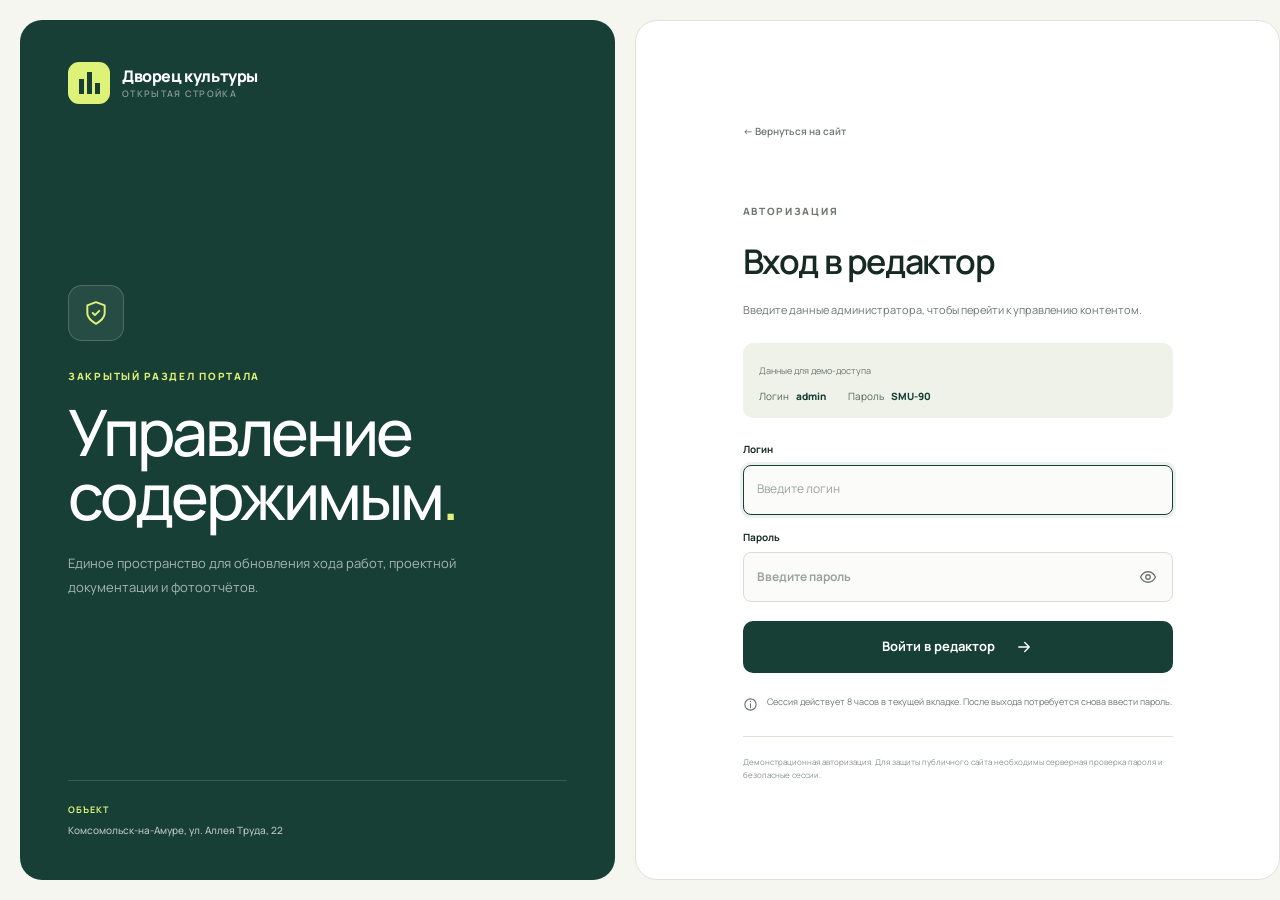
<file: login.html>
<!DOCTYPE html>
<html lang="ru">
<head>
  <meta charset="UTF-8">
  <meta name="viewport" content="width=device-width, initial-scale=1.0">
  <meta name="description" content="Вход в редактор портала Дворца культуры.">
  <meta name="theme-color" content="#173f35">
  <title>Вход в редактор — Дворец культуры</title>
  <link rel="preconnect" href="https://fonts.googleapis.com">
  <link rel="preconnect" href="https://fonts.gstatic.com" crossorigin>
  <link href="https://fonts.googleapis.com/css2?family=Manrope:wght@400;500;600;700;800&display=swap" rel="stylesheet">
  <link rel="stylesheet" href="styles.css">
  <link rel="icon" href="data:image/svg+xml,%3Csvg xmlns='http://www.w3.org/2000/svg' viewBox='0 0 64 64'%3E%3Crect width='64' height='64' rx='16' fill='%23173f35'/%3E%3Cpath d='M16 44V20h8v24zm12 0V12h8v32zm12 0V25h8v19z' fill='%23dcf56a'/%3E%3C/svg%3E">
  <script src="auth.js"></script>
</head>
<body class="login-body">
  <svg class="svg-sprite" aria-hidden="true">
    <symbol id="icon-arrow" viewBox="0 0 24 24"><path d="M5 12h14M13 6l6 6-6 6"/></symbol>
    <symbol id="icon-shield" viewBox="0 0 24 24"><path d="M12 22s8-4 8-10V5l-8-3-8 3v7c0 6 8 10 8 10Z"/><path d="m9 12 2 2 4-4"/></symbol>
    <symbol id="icon-eye" viewBox="0 0 24 24"><path d="M2 12s3.5-7 10-7 10 7 10 7-3.5 7-10 7S2 12 2 12Z"/><circle cx="12" cy="12" r="3"/></symbol>
    <symbol id="icon-eye-off" viewBox="0 0 24 24"><path d="m3 3 18 18M10.6 10.6a2 2 0 0 0 2.8 2.8M9.9 5.2A10.7 10.7 0 0 1 12 5c6.5 0 10 7 10 7a18 18 0 0 1-2.2 3.1M6.2 6.2C3.4 8.1 2 12 2 12s3.5 7 10 7a10.8 10.8 0 0 0 4.1-.8"/></symbol>
    <symbol id="icon-info" viewBox="0 0 24 24"><circle cx="12" cy="12" r="9"/><path d="M12 11v6M12 7h.01"/></symbol>
  </svg>

  <main class="login-layout">
    <section class="login-intro">
      <a class="brand login-brand" href="index.html" aria-label="Дворец культуры — на главную"><span class="brand-mark"><i></i><i></i><i></i></span><span class="brand-name">Дворец культуры<small>открытая стройка</small></span></a>
      <div class="login-intro-copy">
        <span class="login-shield"><svg><use href="#icon-shield"></use></svg></span>
        <p class="eyebrow light">Закрытый раздел портала</p>
        <h1>Управление<br>содержимым<span>.</span></h1>
        <p>Единое пространство для обновления хода работ, проектной документации и фотоотчётов.</p>
      </div>
      <div class="login-intro-footer"><span>Объект</span><strong>Комсомольск-на-Амуре, ул. Аллея Труда, 22</strong></div>
    </section>

    <section class="login-panel">
      <div class="login-form-wrapper">
        <a class="login-back" href="index.html">← Вернуться на сайт</a>
        <p class="eyebrow">Авторизация</p>
        <h2>Вход в редактор</h2>
        <p class="login-description">Введите данные администратора, чтобы перейти к управлению контентом.</p>
        <div class="demo-credentials"><span>Данные для демо-доступа</span><div><span>Логин <code>admin</code></span><span>Пароль <code>SMU-90</code></span></div></div>
        <form id="login-form" class="login-form" novalidate>
          <label class="field"><span>Логин</span><input type="text" name="username" autocomplete="username" placeholder="Введите логин" required autofocus></label>
          <label class="field"><span>Пароль</span><span class="password-field"><input type="password" name="password" id="login-password" autocomplete="current-password" placeholder="Введите пароль" required><button type="button" id="toggle-password" aria-label="Показать пароль"><svg><use href="#icon-eye"></use></svg></button></span></label>
          <p class="login-error" id="login-error" role="alert" hidden></p>
          <button class="button button-dark button-full login-submit" type="submit">Войти в редактор<svg><use href="#icon-arrow"></use></svg></button>
        </form>
        <div class="login-session-note"><svg><use href="#icon-info"></use></svg><p>Сессия действует 8 часов в текущей вкладке. После выхода потребуется снова ввести пароль.</p></div>
        <p class="login-security-note">Демонстрационная авторизация. Для защиты публичного сайта необходимы серверная проверка пароля и безопасные сессии.</p>
      </div>
    </section>
  </main>
</body>
</html>
</file>
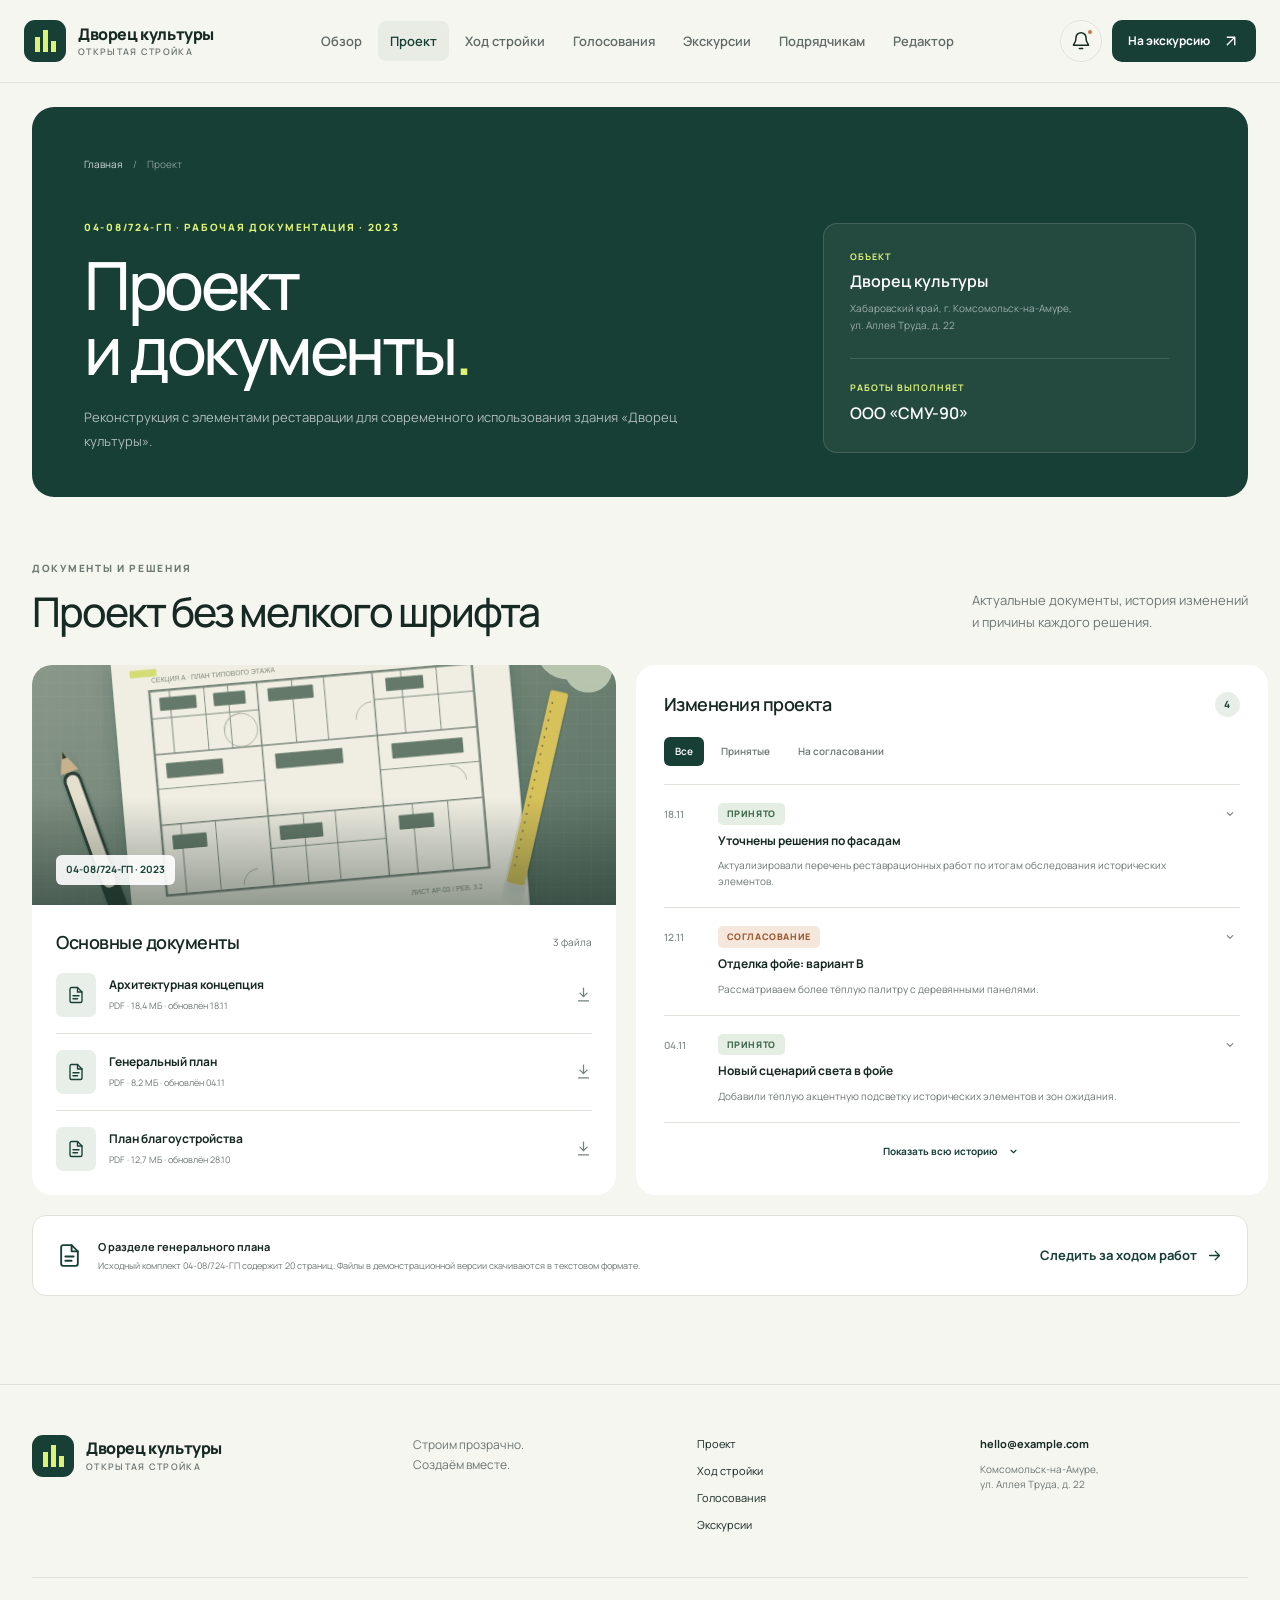
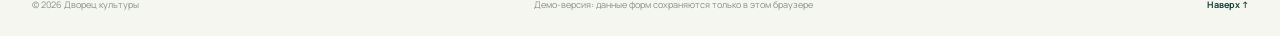
<file: project.html>
<!DOCTYPE html>
<html lang="ru">
<head>
  <meta charset="UTF-8">
  <meta name="viewport" content="width=device-width, initial-scale=1.0">
  <meta name="description" content="Проект реконструкции Дворца культуры в Комсомольске-на-Амуре: рабочая документация, генплан и история изменений.">
  <meta name="theme-color" content="#173f35">
  <title>Проект и документы — Дворец культуры</title>
  <link rel="preconnect" href="https://fonts.googleapis.com">
  <link rel="preconnect" href="https://fonts.gstatic.com" crossorigin>
  <link href="https://fonts.googleapis.com/css2?family=Manrope:wght@400;500;600;700;800&display=swap" rel="stylesheet">
  <link rel="stylesheet" href="styles.css">
  <link rel="icon" href="data:image/svg+xml,%3Csvg xmlns='http://www.w3.org/2000/svg' viewBox='0 0 64 64'%3E%3Crect width='64' height='64' rx='16' fill='%23173f35'/%3E%3Cpath d='M16 44V20h8v24zm12 0V12h8v32zm12 0V25h8v19z' fill='%23dcf56a'/%3E%3C/svg%3E">
</head>
<body id="top">
  <svg class="svg-sprite" aria-hidden="true">
    <symbol id="icon-arrow" viewBox="0 0 24 24"><path d="M5 12h14M13 6l6 6-6 6"/></symbol>
    <symbol id="icon-arrow-up" viewBox="0 0 24 24"><path d="M7 17 17 7M7 7h10v10"/></symbol>
    <symbol id="icon-chevron" viewBox="0 0 24 24"><path d="m8 10 4 4 4-4"/></symbol>
    <symbol id="icon-download" viewBox="0 0 24 24"><path d="M12 3v12m-5-5 5 5 5-5M5 21h14"/></symbol>
    <symbol id="icon-doc" viewBox="0 0 24 24"><path d="M14 2H6a2 2 0 0 0-2 2v16a2 2 0 0 0 2 2h12a2 2 0 0 0 2-2V8z"/><path d="M14 2v6h6M8 13h8M8 17h6"/></symbol>
    <symbol id="icon-check" viewBox="0 0 24 24"><path d="m5 12 4 4L19 6"/></symbol>
    <symbol id="icon-menu" viewBox="0 0 24 24"><path d="M4 7h16M4 12h16M4 17h16"/></symbol>
    <symbol id="icon-bell" viewBox="0 0 24 24"><path d="M18 8a6 6 0 0 0-12 0c0 7-3 7-3 9h18c0-2-3-2-3-9M10 21h4"/></symbol>
    <symbol id="icon-close" viewBox="0 0 24 24"><path d="m6 6 12 12M18 6 6 18"/></symbol>
  </svg>

  <header class="site-header">
    <div class="header-shell">
      <a class="brand" href="index.html" aria-label="Дворец культуры — на главную">
        <span class="brand-mark"><i></i><i></i><i></i></span>
        <span class="brand-name">Дворец культуры<small>открытая стройка</small></span>
      </a>
      <nav class="main-nav" id="main-nav" aria-label="Основная навигация">
        <a href="index.html">Обзор</a>
        <a class="active" href="project.html" aria-current="page">Проект</a>
        <a href="index.html#construction">Ход стройки</a>
        <a href="index.html#voting">Голосования</a>
        <a href="index.html#tours">Экскурсии</a>
        <a href="contractors.html">Подрядчикам</a>
        <a href="admin.html">Редактор</a>
      </nav>
      <div class="header-actions">
        <button class="icon-button notification-button" type="button" aria-label="Уведомления"><svg><use href="#icon-bell"></use></svg><span></span></button>
        <a class="button button-small button-dark desktop-tour" href="index.html#tours">На экскурсию<svg><use href="#icon-arrow-up"></use></svg></a>
        <button class="icon-button menu-button" type="button" aria-label="Открыть меню" aria-expanded="false" aria-controls="main-nav"><svg><use href="#icon-menu"></use></svg></button>
      </div>
    </div>
  </header>

  <main>
    <section class="subpage-hero page-shell">
      <div class="subpage-hero-copy">
        <div class="breadcrumbs"><a href="index.html">Главная</a><span>/</span><span>Проект</span></div>
        <p class="eyebrow light">04-08/724-ГП · Рабочая документация · 2023</p>
        <h1>Проект<br>и документы<span>.</span></h1>
        <p>Реконструкция с элементами реставрации для современного использования здания «Дворец культуры».</p>
      </div>
      <aside class="subpage-hero-aside">
        <div><span>Объект</span><strong>Дворец культуры</strong><small>Хабаровский край, г. Комсомольск-на-Амуре,<br>ул. Аллея Труда, д. 22</small></div>
        <div><span>Работы выполняет</span><strong>ООО «СМУ-90»</strong></div>
      </aside>
    </section>

    <section class="subpage-content page-shell">
      <div class="section-heading">
        <div><p class="eyebrow">Документы и решения</p><h2>Проект без мелкого шрифта</h2></div>
        <p class="section-intro">Актуальные документы, история изменений<br>и причины каждого решения.</p>
      </div>
      <div class="project-grid">
        <article class="project-card">
          <div class="project-card-image">
            <img src="assets/project-plan.svg" alt="Архитектурный проект и чертежи" loading="lazy">
            <span>04-08/724-ГП · 2023</span>
          </div>
          <div class="project-documents">
            <div class="card-title-row"><h3>Основные документы</h3><span>3 файла</span></div>
            <button class="document-row" type="button" data-document="Архитектурная концепция">
              <span class="doc-icon"><svg><use href="#icon-doc"></use></svg></span>
              <span><strong>Архитектурная концепция</strong><small>PDF · 18,4 МБ · обновлён 18.11</small></span>
              <svg class="doc-download"><use href="#icon-download"></use></svg>
            </button>
            <button class="document-row" type="button" data-document="Генеральный план">
              <span class="doc-icon"><svg><use href="#icon-doc"></use></svg></span>
              <span><strong>Генеральный план</strong><small>PDF · 8,2 МБ · обновлён 04.11</small></span>
              <svg class="doc-download"><use href="#icon-download"></use></svg>
            </button>
            <button class="document-row" type="button" data-document="План благоустройства">
              <span class="doc-icon"><svg><use href="#icon-doc"></use></svg></span>
              <span><strong>План благоустройства</strong><small>PDF · 12,7 МБ · обновлён 28.10</small></span>
              <svg class="doc-download"><use href="#icon-download"></use></svg>
            </button>
          </div>
        </article>

        <article class="changes-card">
          <div class="card-title-row changes-title"><h3>Изменения проекта</h3><span class="count-badge">4</span></div>
          <div class="filter-tabs" role="group" aria-label="Фильтр изменений">
            <button class="active" type="button" data-filter="all">Все</button>
            <button type="button" data-filter="accepted">Принятые</button>
            <button type="button" data-filter="pending">На согласовании</button>
          </div>
          <div class="changes-list">
            <button class="change-item" type="button" data-status="accepted" aria-expanded="false">
              <span class="change-date">18.11</span>
              <span class="change-content"><span class="tag tag-green">Принято</span><strong>Уточнены решения по фасадам</strong><small>Актуализировали перечень реставрационных работ по итогам обследования исторических элементов.</small><span class="change-details">В проект включены бережная очистка фасадов, восстановление повреждённых участков и сохранение существующего архитектурного декора.</span></span>
              <svg class="change-chevron"><use href="#icon-chevron"></use></svg>
            </button>
            <button class="change-item" type="button" data-status="pending" aria-expanded="false">
              <span class="change-date">12.11</span>
              <span class="change-content"><span class="tag tag-orange">Согласование</span><strong>Отделка фойе: вариант B</strong><small>Рассматриваем более тёплую палитру с деревянными панелями.</small><span class="change-details">Новый вариант сохраняет каменный пол, но заменяет металлические панели на шпон дуба. Обсуждение открыто до 28 ноября.</span></span>
              <svg class="change-chevron"><use href="#icon-chevron"></use></svg>
            </button>
            <button class="change-item" type="button" data-status="accepted" aria-expanded="false">
              <span class="change-date">04.11</span>
              <span class="change-content"><span class="tag tag-green">Принято</span><strong>Новый сценарий света в фойе</strong><small>Добавили тёплую акцентную подсветку исторических элементов и зон ожидания.</small><span class="change-details">Светильники с регулируемой яркостью позволят менять атмосферу фойе для выставок, концертов и повседневной работы.</span></span>
              <svg class="change-chevron"><use href="#icon-chevron"></use></svg>
            </button>
            <button class="change-item extra-change" type="button" data-status="accepted" aria-expanded="false" hidden>
              <span class="change-date">28.10</span>
              <span class="change-content"><span class="tag tag-green">Принято</span><strong>Обновлены решения доступной среды</strong><small>Уточнили расположение пандусов, поручней и навигации для маломобильных посетителей.</small><span class="change-details">Проект дополнен тактильной навигацией, контрастной маркировкой и доступными санузлами на основных маршрутах посетителей.</span></span>
              <svg class="change-chevron"><use href="#icon-chevron"></use></svg>
            </button>
          </div>
          <button class="show-all-button" type="button" id="show-all-changes">Показать всю историю<svg><use href="#icon-chevron"></use></svg></button>
        </article>
      </div>
      <div class="document-note"><svg><use href="#icon-doc"></use></svg><p><strong>О разделе генерального плана</strong><span>Исходный комплект 04-08/724-ГП содержит 20 страниц. Файлы в демонстрационной версии скачиваются в текстовом формате.</span></p><a class="text-link" href="index.html#construction">Следить за ходом работ<svg><use href="#icon-arrow"></use></svg></a></div>
    </section>
  </main>

  <footer class="site-footer">
    <div class="page-shell footer-main">
      <a class="brand footer-brand" href="index.html"><span class="brand-mark"><i></i><i></i><i></i></span><span class="brand-name">Дворец культуры<small>открытая стройка</small></span></a>
      <p>Строим прозрачно.<br>Создаём вместе.</p>
      <div class="footer-links"><a href="project.html">Проект</a><a href="index.html#construction">Ход стройки</a><a href="index.html#voting">Голосования</a><a href="index.html#tours">Экскурсии</a></div>
      <div class="footer-contact"><a href="mailto:hello@example.com">hello@example.com</a><span>Комсомольск-на-Амуре,<br>ул. Аллея Труда, д. 22</span></div>
    </div>
    <div class="page-shell footer-bottom"><span>© 2026 Дворец культуры</span><span>Демо-версия: данные форм сохраняются только в этом браузере</span><a href="#top">Наверх ↑</a></div>
  </footer>

  <div class="toast" id="toast" role="status" aria-live="polite"><span class="toast-icon"><svg><use href="#icon-check"></use></svg></span><span id="toast-message"></span><button type="button" aria-label="Закрыть уведомление"><svg><use href="#icon-close"></use></svg></button></div>
  <script src="content.js"></script>
  <script src="app.js"></script>
</body>
</html>
</file>
<file: styles.css>
:root {
  --ink: #172923;
  --green: #173f35;
  --green-light: #24584a;
  --lime: #def277;
  --paper: #f6f6f1;
  --white: #ffffff;
  --muted: #6c7671;
  --line: #dfe2da;
  --soft-green: #e8eee8;
  --peach: #f2dfd0;
  --blue: #e0ebed;
  --orange: #9c572c;
  --shadow: 0 18px 60px rgba(23, 41, 35, 0.12);
}

* {
  box-sizing: border-box;
}

html {
  scroll-behavior: smooth;
  scroll-padding-top: 100px;
}

body {
  margin: 0;
  background: var(--paper);
  color: var(--ink);
  font-family: "Manrope", Arial, sans-serif;
  font-size: 15px;
  line-height: 1.55;
  -webkit-font-smoothing: antialiased;
}

body.modal-open {
  overflow: hidden;
}

button,
input,
select,
textarea {
  font: inherit;
}

button,
a {
  -webkit-tap-highlight-color: transparent;
}

button {
  color: inherit;
}

a {
  color: inherit;
  text-decoration: none;
}

img {
  display: block;
  max-width: 100%;
}

svg {
  width: 20px;
  height: 20px;
  fill: none;
  stroke: currentColor;
  stroke-width: 1.8;
  stroke-linecap: round;
  stroke-linejoin: round;
  flex: 0 0 auto;
}

h1,
h2,
h3,
p {
  margin: 0;
}

h1,
h2,
h3,
strong {
  font-weight: 700;
}

button:focus-visible,
a:focus-visible,
input:focus-visible,
select:focus-visible,
textarea:focus-visible {
  outline: 3px solid rgba(112, 147, 36, 0.38);
  outline-offset: 3px;
}

[hidden] {
  display: none !important;
}

.svg-sprite {
  position: absolute;
  width: 0;
  height: 0;
  overflow: hidden;
}

.page-shell {
  width: min(1360px, calc(100% - 64px));
  margin-inline: auto;
}

.site-header {
  position: sticky;
  z-index: 50;
  top: 0;
  background: rgba(246, 246, 241, 0.92);
  border-bottom: 1px solid rgba(223, 226, 218, 0.8);
  backdrop-filter: blur(18px);
}

.header-shell {
  position: relative;
  width: min(1440px, calc(100% - 48px));
  height: 82px;
  margin: auto;
  display: flex;
  align-items: center;
  justify-content: space-between;
  gap: 28px;
}

.brand {
  display: inline-flex;
  align-items: center;
  gap: 12px;
  flex: 0 0 auto;
}

.brand-mark {
  display: flex;
  align-items: flex-end;
  justify-content: center;
  gap: 3px;
  width: 42px;
  height: 42px;
  padding: 10px;
  border-radius: 11px;
  background: var(--green);
}

.brand-mark i {
  display: block;
  width: 5px;
  background: var(--lime);
}

.brand-mark i:nth-child(1) {
  height: 15px;
}

.brand-mark i:nth-child(2) {
  height: 22px;
}

.brand-mark i:nth-child(3) {
  height: 11px;
}

.brand-name {
  font-size: 16px;
  font-weight: 800;
  line-height: 1.15;
  letter-spacing: -0.4px;
}

.brand-name small {
  display: block;
  margin-top: 4px;
  color: var(--muted);
  font-size: 9px;
  font-weight: 600;
  letter-spacing: 1.3px;
  text-transform: uppercase;
}

.main-nav {
  display: flex;
  align-items: center;
  justify-content: center;
  gap: 4px;
}

.main-nav a {
  position: relative;
  padding: 10px 12px;
  border-radius: 8px;
  color: #5f6c66;
  font-size: 13px;
  font-weight: 600;
  white-space: nowrap;
  transition: color 0.2s, background 0.2s;
}

.main-nav a:hover,
.main-nav a.active {
  background: #e9ece5;
  color: var(--green);
}

.header-actions {
  display: flex;
  align-items: center;
  gap: 10px;
}

.icon-button {
  display: inline-grid;
  place-items: center;
  width: 42px;
  height: 42px;
  padding: 0;
  border: 1px solid var(--line);
  border-radius: 50%;
  background: transparent;
  cursor: pointer;
  transition: background 0.2s;
}

.icon-button:hover {
  background: var(--white);
}

.notification-button {
  position: relative;
}

.notification-button > span {
  position: absolute;
  top: 8px;
  right: 8px;
  width: 6px;
  height: 6px;
  border: 1px solid var(--paper);
  border-radius: 50%;
  background: #c57643;
}

.menu-button {
  display: none;
}

.button {
  display: inline-flex;
  min-height: 52px;
  align-items: center;
  justify-content: center;
  gap: 20px;
  padding: 14px 22px;
  border: 0;
  border-radius: 10px;
  font-size: 13px;
  font-weight: 700;
  line-height: 1.2;
  cursor: pointer;
  transition: transform 0.2s, background 0.2s, opacity 0.2s;
}

.button:hover {
  transform: translateY(-2px);
}

.button:active {
  transform: translateY(0);
}

.button:disabled {
  opacity: 0.42;
  cursor: not-allowed;
  transform: none;
}

.button svg {
  width: 18px;
  height: 18px;
}

.button-small {
  min-height: 42px;
  padding: 11px 16px;
  gap: 12px;
  font-size: 12px;
}

.button-dark {
  background: var(--green);
  color: var(--white);
}

.button-dark:hover {
  background: #23564a;
}

.button-lime {
  background: var(--lime);
  color: var(--green);
}

.button-lime:hover {
  background: #e7f993;
}

.button-full {
  width: 100%;
}

.text-link {
  display: inline-flex;
  align-items: center;
  gap: 9px;
  padding: 0;
  border: 0;
  background: transparent;
  color: var(--green);
  font-size: 13px;
  font-weight: 700;
  cursor: pointer;
}

.text-link svg {
  width: 17px;
  height: 17px;
  transition: transform 0.2s;
}

.text-link:hover svg {
  transform: translate(2px, -2px);
}

.hero {
  display: grid;
  grid-template-columns: 52% 48%;
  min-height: 610px;
  margin-top: 24px;
  overflow: hidden;
  border-radius: 24px;
  background: var(--green);
  color: var(--white);
}

.hero-copy {
  display: flex;
  flex-direction: column;
  justify-content: space-between;
  gap: 44px;
  padding: 40px 52px 42px;
}

.hero-topline {
  display: flex;
  align-items: center;
  justify-content: space-between;
  gap: 20px;
  color: rgba(255, 255, 255, 0.55);
  font-size: 10px;
  font-weight: 600;
  letter-spacing: 0.4px;
  text-transform: uppercase;
}

.live-status {
  display: inline-flex;
  align-items: center;
  gap: 8px;
  color: var(--lime);
}

.live-status i,
.update-time i,
.readiness-card p > span i,
.procurement-footer i {
  width: 6px;
  height: 6px;
  border-radius: 50%;
  background: currentColor;
  box-shadow: 0 0 0 4px rgba(222, 242, 119, 0.12);
}

.eyebrow {
  margin-bottom: 16px;
  color: #6d7a72;
  font-size: 10px;
  font-weight: 800;
  letter-spacing: 1.7px;
  text-transform: uppercase;
}

.eyebrow.light {
  color: var(--lime);
}

.hero h1 {
  max-width: 580px;
  font-size: clamp(64px, 6.6vw, 96px);
  font-weight: 500;
  line-height: 0.9;
  letter-spacing: -5px;
}

.hero h1 span,
.contractor-copy h2 span {
  color: var(--lime);
}

.hero-description {
  margin-top: 30px;
  color: rgba(255, 255, 255, 0.72);
  font-size: 16px;
  line-height: 1.7;
}

.hero-contractor {
  display: flex;
  align-items: center;
  gap: 10px;
  margin-top: 20px;
  color: rgba(255, 255, 255, 0.55);
  font-size: 11px;
}

.hero-contractor strong {
  color: var(--white);
  font-size: 12px;
}

.hero-contractor + .hero-buttons {
  margin-top: 22px;
}

.hero-buttons {
  display: flex;
  align-items: center;
  gap: 28px;
  margin-top: 32px;
}

.light-link {
  color: rgba(255, 255, 255, 0.82);
}

.hero-facts {
  display: grid;
  grid-template-columns: 0.75fr 0.9fr 1.6fr;
  gap: 28px;
  padding-top: 28px;
  border-top: 1px solid rgba(255, 255, 255, 0.16);
}

.hero-facts div {
  display: flex;
  flex-direction: column;
  gap: 5px;
}

.hero-facts strong {
  color: var(--white);
  font-size: 25px;
  font-weight: 500;
  letter-spacing: -1px;
}

.hero-facts span {
  color: rgba(255, 255, 255, 0.5);
  font-size: 10px;
  letter-spacing: 0.4px;
  text-transform: uppercase;
}

.hero-visual {
  position: relative;
  min-height: 610px;
  overflow: hidden;
}

.hero-visual::after {
  position: absolute;
  inset: 0;
  background: linear-gradient(180deg, rgba(11, 29, 24, 0.25), transparent 40%, rgba(11, 29, 24, 0.22));
  content: "";
  pointer-events: none;
}

.hero-visual > img {
  width: 100%;
  height: 100%;
  object-fit: cover;
}

.visual-label {
  position: absolute;
  z-index: 1;
  top: 30px;
  right: 30px;
  left: 30px;
  display: flex;
  justify-content: space-between;
  color: rgba(255, 255, 255, 0.85);
  font-size: 9px;
  font-weight: 700;
  letter-spacing: 1.2px;
  text-transform: uppercase;
}

.readiness-card {
  position: absolute;
  z-index: 2;
  right: 28px;
  bottom: 28px;
  left: 28px;
  display: flex;
  align-items: center;
  gap: 24px;
  padding: 22px 26px;
  border: 1px solid rgba(255, 255, 255, 0.55);
  border-radius: 16px;
  background: rgba(255, 255, 255, 0.9);
  color: var(--green);
  backdrop-filter: blur(16px);
}

.progress-ring {
  position: relative;
  width: 100px;
  height: 100px;
  flex: 0 0 auto;
}

.progress-ring svg {
  width: 100%;
  height: 100%;
  transform: rotate(-90deg);
}

.progress-ring circle {
  fill: none;
  stroke-width: 7;
}

.ring-track {
  stroke: #dfe6db;
}

.ring-value {
  stroke: var(--green);
  stroke-dasharray: 320.44;
  stroke-dashoffset: calc(320.44 - (320.44 * var(--progress) / 100));
}

.progress-ring > div {
  position: absolute;
  inset: 0;
  display: flex;
  flex-direction: column;
  align-items: center;
  justify-content: center;
}

.progress-ring strong {
  font-size: 28px;
  line-height: 1;
  letter-spacing: -1.5px;
}

.progress-ring strong span {
  font-size: 15px;
}

.progress-ring small {
  margin-top: 5px;
  color: var(--muted);
  font-size: 9px;
  text-transform: uppercase;
}

.readiness-card > p {
  display: flex;
  flex-direction: column;
  gap: 10px;
  font-size: 17px;
  font-weight: 700;
}

.readiness-card p > span {
  display: flex;
  align-items: center;
  gap: 8px;
  color: #58733b;
  font-size: 11px;
  font-weight: 600;
}

.readiness-card p > span i {
  color: #789646;
  box-shadow: none;
}

.quick-actions {
  display: grid;
  grid-template-columns: repeat(3, 1fr);
  gap: 16px;
  margin-top: 18px;
}

.quick-action {
  display: flex;
  align-items: center;
  gap: 16px;
  min-width: 0;
  padding: 20px;
  border: 1px solid var(--line);
  border-radius: 15px;
  background: var(--white);
  text-align: left;
  cursor: pointer;
  transition: border-color 0.2s, transform 0.2s, box-shadow 0.2s;
}

.quick-action:hover {
  border-color: #b7c2b8;
  box-shadow: 0 10px 30px rgba(23, 41, 35, 0.06);
  transform: translateY(-2px);
}

.quick-icon,
.modal-icon {
  display: grid;
  place-items: center;
  width: 52px;
  height: 52px;
  flex: 0 0 auto;
  border-radius: 12px;
  color: var(--green);
}

.quick-icon svg {
  width: 23px;
  height: 23px;
}

.lime {
  background: var(--lime);
}

.peach {
  background: var(--peach);
}

.blue {
  background: var(--blue);
}

.quick-action > span:nth-child(2) {
  display: flex;
  flex-direction: column;
  min-width: 0;
  gap: 4px;
}

.quick-action strong {
  overflow: hidden;
  font-size: 13px;
  text-overflow: ellipsis;
  white-space: nowrap;
}

.quick-action small {
  color: var(--muted);
  font-size: 11px;
}

.quick-arrow {
  width: 18px;
  height: 18px;
  margin-left: auto;
  color: #718078;
}

.section {
  padding-top: 88px;
}

.section-heading {
  display: flex;
  align-items: flex-end;
  justify-content: space-between;
  gap: 32px;
  margin-bottom: 32px;
}

.section-heading .eyebrow {
  margin-bottom: 12px;
}

.section-heading h2,
.voting-intro h2,
.tour-content h2,
.contractor-copy h2 {
  font-size: clamp(32px, 3.2vw, 46px);
  font-weight: 500;
  line-height: 1.08;
  letter-spacing: -2px;
}

.section-intro {
  color: var(--muted);
  font-size: 13px;
  line-height: 1.7;
}

.current-stage {
  display: grid;
  grid-template-columns: 53% 47%;
  min-height: 420px;
  overflow: hidden;
  border: 1px solid var(--line);
  border-radius: 20px;
  background: var(--white);
}

.stage-info {
  padding: 36px 40px;
}

.stage-top {
  display: flex;
  align-items: center;
  justify-content: space-between;
  gap: 16px;
}

.tag {
  display: inline-flex;
  width: fit-content;
  align-items: center;
  padding: 5px 9px;
  border-radius: 5px;
  font-size: 9px;
  font-weight: 800;
  line-height: 1.3;
  letter-spacing: 0.6px;
  text-transform: uppercase;
}

.tag-green {
  background: #e5eee3;
  color: #3d674a;
}

.tag-orange {
  background: #f5e7dc;
  color: var(--orange);
}

.update-time {
  display: flex;
  align-items: center;
  gap: 8px;
  color: var(--muted);
  font-size: 10px;
}

.update-time i {
  color: #6a9558;
  box-shadow: none;
}

.stage-info h3 {
  margin-top: 26px;
  font-size: 30px;
  font-weight: 600;
  letter-spacing: -1.2px;
}

.stage-info > p {
  max-width: 560px;
  margin-top: 12px;
  color: var(--muted);
  font-size: 13px;
  line-height: 1.75;
}

.stage-progress-label {
  display: flex;
  align-items: center;
  justify-content: space-between;
  margin-top: 30px;
  font-size: 11px;
  font-weight: 600;
}

.stage-progress-label strong {
  color: var(--green);
  font-size: 18px;
}

.progress-bar {
  height: 7px;
  margin-top: 10px;
  overflow: hidden;
  border-radius: 10px;
  background: #e9ece5;
}

.progress-bar span {
  display: block;
  height: 100%;
  border-radius: inherit;
  background: var(--green);
}

.stage-stats {
  display: grid;
  grid-template-columns: repeat(3, 1fr);
  gap: 20px;
  margin-top: 30px;
}

.stage-stats div {
  display: flex;
  flex-direction: column;
  gap: 5px;
}

.stage-stats strong {
  font-size: 23px;
  font-weight: 600;
  letter-spacing: -1px;
}

.stage-stats strong span {
  color: #8c9690;
  font-size: 15px;
}

.stage-stats small {
  color: var(--muted);
  font-size: 10px;
}

.stage-photo {
  position: relative;
  min-height: 420px;
  overflow: hidden;
}

.stage-photo::after {
  position: absolute;
  inset: 0;
  background: linear-gradient(180deg, rgba(14, 33, 28, 0.28), transparent 40%, rgba(14, 33, 28, 0.45));
  content: "";
  pointer-events: none;
}

.stage-photo img {
  width: 100%;
  height: 100%;
  object-fit: cover;
  transition: transform 0.5s;
}

.stage-photo:hover img {
  transform: scale(1.025);
}

.photo-date {
  position: absolute;
  z-index: 1;
  top: 24px;
  left: 24px;
  display: flex;
  align-items: center;
  gap: 8px;
  padding: 8px 11px;
  border-radius: 7px;
  background: rgba(20, 37, 32, 0.64);
  color: white;
  font-size: 10px;
  backdrop-filter: blur(10px);
}

.photo-date svg {
  width: 15px;
  height: 15px;
}

.photo-button {
  position: absolute;
  z-index: 1;
  right: 24px;
  bottom: 24px;
  left: 24px;
  display: flex;
  align-items: center;
  justify-content: space-between;
  padding: 14px 16px;
  border: 1px solid rgba(255, 255, 255, 0.4);
  border-radius: 9px;
  background: rgba(255, 255, 255, 0.9);
  color: var(--green);
  font-size: 12px;
  font-weight: 700;
  cursor: pointer;
  backdrop-filter: blur(12px);
}

.stage-list {
  display: grid;
  grid-template-columns: repeat(6, 1fr);
  margin-top: 16px;
  overflow: hidden;
  border: 1px solid var(--line);
  border-radius: 15px;
  background: var(--white);
}

.stage-item {
  position: relative;
  display: flex;
  align-items: center;
  gap: 10px;
  min-width: 0;
  padding: 20px 16px;
  border-right: 1px solid var(--line);
}

.stage-item:last-child {
  border-right: 0;
}

.stage-item.current {
  background: #edf2e7;
}

.stage-item.current::before {
  position: absolute;
  top: 0;
  right: 0;
  left: 0;
  height: 3px;
  background: var(--green);
  content: "";
}

.stage-number {
  display: grid;
  place-items: center;
  width: 30px;
  height: 30px;
  flex: 0 0 auto;
  border: 1px solid #d8ded5;
  border-radius: 50%;
  color: #86918a;
  font-size: 10px;
  font-weight: 700;
}

.stage-number svg {
  width: 14px;
  height: 14px;
}

.completed .stage-number {
  border-color: var(--green);
  background: var(--green);
  color: var(--white);
}

.current .stage-number {
  border-color: var(--green);
  color: var(--green);
}

.stage-item > div {
  display: flex;
  flex-direction: column;
  min-width: 0;
  gap: 3px;
}

.stage-item strong {
  overflow: hidden;
  font-size: 10px;
  text-overflow: ellipsis;
  white-space: nowrap;
}

.stage-item small {
  color: var(--muted);
  font-size: 9px;
  white-space: nowrap;
}

.stage-percent {
  display: none;
}

.project-section {
  margin-top: 88px;
  padding: 78px 0 84px;
  background: #eaede5;
}

.project-grid {
  display: grid;
  grid-template-columns: 48% 52%;
  gap: 20px;
}

.project-card,
.changes-card {
  overflow: hidden;
  border-radius: 20px;
  background: var(--white);
}

.project-card-image {
  position: relative;
  height: 240px;
  overflow: hidden;
}

.project-card-image::after {
  position: absolute;
  inset: 0;
  background: linear-gradient(180deg, transparent 55%, rgba(17, 37, 31, 0.42));
  content: "";
}

.project-card-image img {
  width: 100%;
  height: 100%;
  object-fit: cover;
}

.project-card-image > span {
  position: absolute;
  z-index: 1;
  bottom: 20px;
  left: 24px;
  padding: 7px 10px;
  border-radius: 6px;
  background: rgba(255, 255, 255, 0.9);
  color: var(--green);
  font-size: 10px;
  font-weight: 700;
}

.project-documents {
  padding: 24px;
}

.card-title-row {
  display: flex;
  align-items: center;
  justify-content: space-between;
  gap: 16px;
}

.card-title-row h3 {
  font-size: 18px;
  font-weight: 600;
  letter-spacing: -0.5px;
}

.card-title-row > span:not(.count-badge) {
  color: var(--muted);
  font-size: 10px;
}

.document-row {
  display: flex;
  width: 100%;
  align-items: center;
  gap: 13px;
  padding: 16px 0;
  border: 0;
  border-bottom: 1px solid var(--line);
  background: transparent;
  text-align: left;
  cursor: pointer;
}

.document-row:last-child {
  padding-bottom: 0;
  border-bottom: 0;
}

.doc-icon {
  display: grid;
  place-items: center;
  width: 40px;
  height: 44px;
  flex: 0 0 auto;
  border-radius: 7px;
  background: var(--soft-green);
  color: var(--green);
}

.doc-icon svg {
  width: 18px;
  height: 18px;
}

.document-row > span:nth-child(2) {
  display: flex;
  flex-direction: column;
  min-width: 0;
  gap: 4px;
}

.document-row strong {
  font-size: 12px;
}

.document-row small {
  color: var(--muted);
  font-size: 9px;
}

.doc-download {
  width: 17px;
  height: 17px;
  margin-left: auto;
  color: #75827a;
  transition: transform 0.2s;
}

.document-row:hover .doc-download {
  transform: translateY(3px);
}

.changes-card {
  padding: 26px 28px 20px;
}

.count-badge {
  display: grid;
  place-items: center;
  width: 25px;
  height: 25px;
  border-radius: 50%;
  background: var(--soft-green);
  color: var(--green);
  font-size: 10px;
  font-weight: 700;
}

.filter-tabs {
  display: flex;
  gap: 6px;
  margin-top: 18px;
  padding-bottom: 18px;
  border-bottom: 1px solid var(--line);
}

.filter-tabs button {
  padding: 7px 11px;
  border: 0;
  border-radius: 6px;
  background: transparent;
  color: var(--muted);
  font-size: 10px;
  font-weight: 600;
  cursor: pointer;
}

.filter-tabs button.active {
  background: var(--green);
  color: var(--white);
}

.change-item {
  display: grid;
  width: 100%;
  grid-template-columns: 42px 1fr 18px;
  gap: 12px;
  padding: 18px 0;
  border: 0;
  border-bottom: 1px solid var(--line);
  background: transparent;
  text-align: left;
  cursor: pointer;
}

.change-date {
  padding-top: 4px;
  color: #8a938e;
  font-size: 10px;
  font-weight: 600;
}

.change-content {
  display: flex;
  flex-direction: column;
  align-items: flex-start;
  gap: 7px;
}

.change-content strong {
  font-size: 12px;
}

.change-content small {
  color: var(--muted);
  font-size: 10px;
  line-height: 1.6;
}

.change-details {
  display: none;
  padding: 10px 12px;
  border-left: 2px solid #b7c9ad;
  color: #59665f;
  font-size: 10px;
  line-height: 1.65;
}

.change-item[aria-expanded="true"] .change-details {
  display: block;
}

.change-chevron {
  width: 16px;
  height: 16px;
  margin-top: 3px;
  color: #7c8880;
  transition: transform 0.2s;
}

.change-item[aria-expanded="true"] .change-chevron {
  transform: rotate(180deg);
}

.show-all-button {
  display: flex;
  align-items: center;
  gap: 8px;
  margin: 16px auto 0;
  padding: 5px;
  border: 0;
  background: transparent;
  color: var(--green);
  font-size: 10px;
  font-weight: 700;
  cursor: pointer;
}

.show-all-button svg {
  width: 15px;
  height: 15px;
}

.voting-section {
  display: grid;
  grid-template-columns: 40% 60%;
  gap: 72px;
  align-items: center;
}

.voting-intro {
  padding-left: 20px;
}

.voting-intro > p:not(.eyebrow) {
  max-width: 390px;
  margin-top: 22px;
  color: var(--muted);
  font-size: 13px;
  line-height: 1.8;
}

.voting-meta {
  display: flex;
  align-items: center;
  gap: 14px;
  margin-top: 28px;
}

.avatar-stack {
  display: flex;
  padding-left: 8px;
}

.avatar-stack i {
  display: grid;
  place-items: center;
  width: 36px;
  height: 36px;
  margin-left: -8px;
  border: 2px solid var(--paper);
  border-radius: 50%;
  background: #d8e3d5;
  color: var(--green);
  font-size: 9px;
  font-style: normal;
  font-weight: 700;
}

.avatar-stack i:nth-child(2) {
  background: var(--peach);
}

.avatar-stack i:nth-child(3) {
  background: var(--green);
  color: var(--white);
}

.voting-meta > span:last-child {
  display: flex;
  flex-direction: column;
}

.voting-meta strong {
  font-size: 11px;
}

.voting-meta small {
  color: var(--muted);
  font-size: 10px;
}

.previous-vote {
  display: flex;
  align-items: center;
  gap: 12px;
  max-width: 400px;
  margin-top: 28px;
  padding-top: 22px;
  border-top: 1px solid var(--line);
}

.previous-vote > svg {
  width: 25px;
  height: 25px;
  padding: 5px;
  border-radius: 50%;
  background: var(--soft-green);
}

.previous-vote > span {
  display: flex;
  flex-direction: column;
  gap: 3px;
}

.previous-vote strong {
  font-size: 10px;
}

.previous-vote small {
  color: var(--muted);
  font-size: 9px;
}

.poll-card {
  padding: 36px 38px 28px;
  border: 1px solid var(--line);
  border-radius: 20px;
  background: var(--white);
}

.poll-top {
  display: flex;
  align-items: center;
  justify-content: space-between;
  gap: 16px;
}

.poll-top > span:last-child {
  display: flex;
  align-items: center;
  gap: 7px;
  color: var(--muted);
  font-size: 10px;
}

.poll-top svg {
  width: 14px;
  height: 14px;
}

.poll-card h3 {
  margin-top: 22px;
  font-size: 25px;
  font-weight: 600;
  letter-spacing: -0.9px;
}

.poll-card > p {
  margin-top: 8px;
  color: var(--muted);
  font-size: 11px;
}

.poll-options {
  display: flex;
  flex-direction: column;
  gap: 10px;
  margin: 24px 0 18px;
}

.poll-option {
  position: relative;
  display: grid;
  grid-template-columns: 20px 1fr auto;
  align-items: center;
  gap: 13px;
  min-height: 76px;
  padding: 14px 16px;
  overflow: hidden;
  border: 1px solid var(--line);
  border-radius: 10px;
  cursor: pointer;
  transition: border-color 0.2s, background 0.2s;
}

.poll-option:hover {
  border-color: #a8b7a8;
}

.poll-option.selected {
  border-color: var(--green);
  background: #f3f6ef;
}

.poll-option input {
  position: absolute;
  opacity: 0;
  pointer-events: none;
}

.custom-radio {
  position: relative;
  z-index: 1;
  width: 18px;
  height: 18px;
  border: 1.5px solid #a4afa7;
  border-radius: 50%;
  background: var(--white);
}

.poll-option.selected .custom-radio {
  border: 5px solid var(--green);
}

.option-copy {
  position: relative;
  z-index: 1;
  display: flex;
  flex-direction: column;
  gap: 5px;
}

.option-copy strong {
  font-size: 12px;
}

.option-copy small {
  color: var(--muted);
  font-size: 10px;
}

.poll-percent {
  display: none;
  position: relative;
  z-index: 1;
  font-size: 15px;
  font-weight: 700;
}

.poll-bar {
  position: absolute;
  right: 0;
  bottom: 0;
  left: 0;
  display: none;
  height: 4px;
  background: #e8ede4;
}

.poll-bar i {
  display: block;
  height: 100%;
  background: var(--green);
}

.poll-card.show-results .poll-percent,
.poll-card.show-results .poll-bar {
  display: block;
}

.poll-card.show-results .poll-option {
  cursor: default;
}

.poll-note {
  display: flex;
  align-items: center;
  justify-content: center;
  gap: 6px;
  margin-top: 12px;
  color: var(--muted);
  font-size: 9px;
}

.poll-note svg {
  width: 13px;
  height: 13px;
}

.tour-card {
  display: grid;
  grid-template-columns: 47% 53%;
  min-height: 590px;
  overflow: hidden;
  border-radius: 22px;
  background: #ede5dc;
}

.tour-image {
  position: relative;
  min-height: 590px;
}

.tour-image::after {
  position: absolute;
  inset: 0;
  background: linear-gradient(180deg, transparent 55%, rgba(16, 34, 29, 0.55));
  content: "";
}

.tour-image img {
  width: 100%;
  height: 100%;
  object-fit: cover;
}

.tour-image-caption {
  position: absolute;
  z-index: 1;
  bottom: 28px;
  left: 28px;
  display: flex;
  align-items: center;
  gap: 12px;
  color: var(--white);
}

.tour-image-caption > svg {
  width: 38px;
  height: 38px;
  padding: 9px;
  border: 1px solid rgba(255, 255, 255, 0.4);
  border-radius: 50%;
}

.tour-image-caption > span {
  display: flex;
  flex-direction: column;
  font-size: 12px;
  font-weight: 600;
}

.tour-image-caption small {
  margin-top: 3px;
  color: rgba(255, 255, 255, 0.7);
  font-size: 10px;
  font-weight: 400;
}

.tour-content {
  padding: 44px 48px;
}

.tour-description {
  max-width: 520px;
  margin-top: 18px;
  color: #6b716b;
  font-size: 12px;
  line-height: 1.8;
}

.tour-features {
  display: flex;
  flex-wrap: wrap;
  gap: 18px;
  margin-top: 20px;
}

.tour-features span {
  display: inline-flex;
  align-items: center;
  gap: 7px;
  color: #59645e;
  font-size: 10px;
  font-weight: 600;
}

.tour-features svg {
  width: 15px;
  height: 15px;
}

.date-label {
  margin: 30px 0 12px;
  font-size: 10px;
  font-weight: 700;
  text-transform: uppercase;
  letter-spacing: 0.8px;
}

.date-options {
  display: grid;
  grid-template-columns: repeat(3, 1fr);
  gap: 9px;
  margin-bottom: 22px;
}

.date-option {
  position: relative;
  display: flex;
  align-items: center;
  gap: 9px;
  min-width: 0;
  padding: 13px 10px;
  border: 1px solid #d7d0c8;
  border-radius: 10px;
  background: rgba(255, 255, 255, 0.42);
  text-align: left;
  cursor: pointer;
}

.date-option.active {
  border-color: var(--green);
  background: var(--white);
  box-shadow: inset 0 0 0 1px var(--green);
}

.date-option > strong {
  font-size: 27px;
  font-weight: 500;
  line-height: 1;
  letter-spacing: -1px;
}

.date-option > span {
  display: flex;
  flex-direction: column;
  font-size: 9px;
  font-weight: 700;
}

.date-option small {
  color: var(--muted);
  font-size: 8px;
  font-weight: 400;
}

.date-option i {
  position: absolute;
  top: -7px;
  right: 7px;
  padding: 2px 5px;
  border-radius: 3px;
  background: #dde5d4;
  color: #4e6841;
  font-size: 7px;
  font-style: normal;
  font-weight: 700;
  text-transform: uppercase;
}

.contractor-card {
  display: grid;
  grid-template-columns: 48% 52%;
  gap: 64px;
  padding: 54px 56px;
  border-radius: 22px;
  background: var(--green);
  color: var(--white);
}

.contractor-copy > p:not(.eyebrow) {
  max-width: 460px;
  margin-top: 22px;
  color: rgba(255, 255, 255, 0.65);
  font-size: 12px;
  line-height: 1.8;
}

.contractor-copy > .button {
  margin-top: 28px;
}

.contractor-note {
  display: flex;
  align-items: center;
  gap: 11px;
  margin-top: 30px;
  color: rgba(255, 255, 255, 0.5);
  font-size: 9px;
  line-height: 1.7;
}

.contractor-note svg {
  width: 17px;
  height: 17px;
}

.contractor-note a {
  color: rgba(255, 255, 255, 0.85);
  font-size: 10px;
}

.procurement-panel {
  padding: 28px;
  border-radius: 15px;
  background: var(--white);
  color: var(--ink);
}

.procurement-heading {
  display: flex;
  align-items: center;
  justify-content: space-between;
  gap: 16px;
  padding-bottom: 18px;
}

.procurement-heading h3 {
  font-size: 18px;
  font-weight: 600;
  letter-spacing: -0.5px;
}

.procurement-heading > span {
  color: var(--muted);
  font-size: 9px;
}

.procurement-row {
  display: grid;
  width: 100%;
  grid-template-columns: 34px 1fr 20px;
  align-items: center;
  gap: 12px;
  padding: 19px 0;
  border: 0;
  border-top: 1px solid var(--line);
  background: transparent;
  text-align: left;
  cursor: pointer;
}

.procurement-number {
  color: #95a098;
  font-size: 10px;
  font-weight: 600;
}

.procurement-row > span:nth-child(2) {
  display: flex;
  flex-direction: column;
  gap: 5px;
}

.procurement-row strong {
  font-size: 12px;
}

.procurement-row small {
  color: var(--muted);
  font-size: 9px;
}

.procurement-row > svg {
  width: 17px;
  height: 17px;
  color: #6d7b73;
  transition: transform 0.2s;
}

.procurement-row:hover > svg {
  transform: translate(2px, -2px);
}

.procurement-footer {
  display: flex;
  align-items: center;
  justify-content: space-between;
  gap: 12px;
  padding-top: 18px;
  border-top: 1px solid var(--line);
}

.procurement-footer > span {
  display: flex;
  align-items: center;
  gap: 7px;
  color: #4d6e43;
  font-size: 8px;
  font-weight: 700;
}

.procurement-footer i {
  color: #6e9656;
  box-shadow: none;
}

.procurement-footer small {
  color: var(--muted);
  font-size: 8px;
}

.site-footer {
  margin-top: 88px;
  padding: 50px 0 24px;
  border-top: 1px solid var(--line);
}

.footer-main {
  display: grid;
  grid-template-columns: 1.4fr 1fr 1fr 1.1fr;
  gap: 40px;
  align-items: start;
  padding-bottom: 44px;
}

.footer-main > p {
  color: var(--muted);
  font-size: 12px;
  line-height: 1.7;
}

.footer-links,
.footer-contact {
  display: flex;
  flex-direction: column;
  gap: 10px;
  font-size: 11px;
}

.footer-links a:hover,
.footer-contact a:hover {
  color: #668144;
}

.footer-contact a {
  font-weight: 700;
}

.footer-contact span {
  color: var(--muted);
  font-size: 10px;
}

.footer-bottom {
  display: flex;
  align-items: center;
  justify-content: space-between;
  gap: 20px;
  padding-top: 20px;
  border-top: 1px solid var(--line);
  color: #879089;
  font-size: 9px;
}

.footer-bottom a {
  color: var(--green);
  font-weight: 700;
}

.modal {
  width: min(580px, calc(100% - 32px));
  max-height: 90vh;
  padding: 0;
  overflow: auto;
  border: 0;
  border-radius: 22px;
  background: var(--white);
  color: var(--ink);
  box-shadow: var(--shadow);
}

.modal::backdrop {
  background: rgba(11, 30, 24, 0.65);
  backdrop-filter: blur(5px);
}

.modal[open] {
  animation: modal-in 0.22s ease-out;
}

@keyframes modal-in {
  from { opacity: 0; transform: translateY(14px) scale(0.985); }
  to { opacity: 1; transform: translateY(0) scale(1); }
}

.modal-shell {
  position: relative;
  padding: 38px;
}

.modal-close {
  position: absolute;
  z-index: 2;
  top: 18px;
  right: 18px;
  display: grid;
  place-items: center;
  width: 36px;
  height: 36px;
  padding: 0;
  border: 1px solid var(--line);
  border-radius: 50%;
  background: var(--white);
  cursor: pointer;
}

.modal-close svg {
  width: 17px;
  height: 17px;
}

.modal-icon {
  width: 46px;
  height: 46px;
  margin-bottom: 22px;
}

.modal .eyebrow {
  margin-bottom: 9px;
}

.modal h2 {
  padding-right: 30px;
  font-size: 29px;
  font-weight: 600;
  line-height: 1.15;
  letter-spacing: -1.2px;
}

.modal-description {
  margin-top: 12px;
  color: var(--muted);
  font-size: 11px;
  line-height: 1.7;
}

.modal form {
  margin-top: 24px;
}

.selected-date {
  display: flex;
  align-items: center;
  gap: 12px;
  margin-top: 22px;
  padding: 14px;
  border-radius: 10px;
  background: #f0f2eb;
}

.selected-date > svg {
  width: 20px;
  height: 20px;
  color: var(--green);
}

.selected-date > span:nth-child(2) {
  display: flex;
  flex-direction: column;
  gap: 3px;
}

.selected-date small {
  color: var(--muted);
  font-size: 8px;
}

.selected-date strong {
  font-size: 11px;
}

.selected-date > span:last-child {
  margin-left: auto;
  color: #5e774c;
  font-size: 9px;
  font-weight: 700;
}

.field {
  display: flex;
  flex-direction: column;
  gap: 7px;
  margin-bottom: 15px;
}

.field > span {
  font-size: 10px;
  font-weight: 700;
}

.field input,
.field select,
.field textarea {
  width: 100%;
  min-height: 46px;
  padding: 12px 13px;
  border: 1px solid #d8ded5;
  border-radius: 8px;
  outline: none;
  background: #fbfcf9;
  color: var(--ink);
  font-size: 12px;
  transition: border-color 0.2s, box-shadow 0.2s;
}

.field textarea {
  min-height: 80px;
  resize: vertical;
}

.field input:focus,
.field select:focus,
.field textarea:focus {
  border-color: var(--green);
  box-shadow: 0 0 0 3px rgba(23, 63, 53, 0.08);
}

.field input.invalid,
.field select.invalid,
.file-field.invalid {
  border-color: #b45245;
}

.field input::placeholder,
.field textarea::placeholder {
  color: #9ba39e;
}

.form-grid {
  display: grid;
  grid-template-columns: repeat(2, 1fr);
  gap: 0 14px;
}

.checkbox-field {
  display: flex;
  align-items: flex-start;
  gap: 9px;
  margin: 4px 0 20px;
  color: var(--muted);
  font-size: 9px;
  line-height: 1.5;
  cursor: pointer;
}

.checkbox-field input {
  width: 15px;
  height: 15px;
  margin: 0;
  accent-color: var(--green);
  flex: 0 0 auto;
}

.checkbox-field.invalid {
  color: #a64035;
}

.file-field {
  display: flex;
  align-items: center;
  gap: 13px;
  margin-bottom: 15px;
  padding: 17px;
  border: 1px dashed #aebbb0;
  border-radius: 9px;
  background: #f6f8f3;
  cursor: pointer;
}

.file-field input {
  position: absolute;
  width: 1px;
  height: 1px;
  opacity: 0;
}

.file-field > svg {
  width: 23px;
  height: 23px;
  color: var(--green);
}

.file-field > span {
  display: flex;
  flex-direction: column;
  gap: 4px;
}

.file-field strong {
  font-size: 10px;
}

.file-field small {
  color: var(--muted);
  font-size: 8px;
}

.modal-wide {
  width: min(700px, calc(100% - 32px));
}

.gallery-modal {
  width: min(900px, calc(100% - 32px));
}

.gallery-grid {
  display: grid;
  grid-template-columns: repeat(2, 1fr);
  gap: 10px;
  margin-top: 26px;
}

.gallery-grid img {
  width: 100%;
  height: 240px;
  border-radius: 10px;
  object-fit: cover;
}

.gallery-grid img:first-child {
  grid-column: 1 / -1;
  height: 330px;
}

.gallery-note {
  margin-top: 12px;
  color: var(--muted);
  font-size: 9px;
}

.report-stats {
  display: grid;
  grid-template-columns: repeat(3, 1fr);
  gap: 10px;
  margin-top: 24px;
}

.report-stats div {
  display: flex;
  flex-direction: column;
  gap: 5px;
  padding: 14px;
  border-radius: 9px;
  background: #f0f3eb;
}

.report-stats strong {
  font-size: 19px;
}

.report-stats span {
  color: var(--muted);
  font-size: 8px;
}

.report-list {
  display: flex;
  flex-direction: column;
  gap: 13px;
  margin: 24px 0;
  padding: 0;
  list-style: none;
}

.report-list li {
  display: flex;
  align-items: flex-start;
  gap: 10px;
  color: #536159;
  font-size: 11px;
}

.report-list svg {
  width: 17px;
  height: 17px;
  padding: 3px;
  border-radius: 50%;
  background: var(--soft-green);
  color: var(--green);
}

.toast {
  position: fixed;
  z-index: 100;
  right: 24px;
  bottom: 24px;
  display: flex;
  max-width: min(440px, calc(100% - 32px));
  align-items: center;
  gap: 11px;
  padding: 14px 16px;
  border: 1px solid #d8e1d4;
  border-radius: 12px;
  background: var(--white);
  box-shadow: var(--shadow);
  font-size: 11px;
  font-weight: 600;
  opacity: 0;
  pointer-events: none;
  transform: translateY(20px);
  transition: opacity 0.25s, transform 0.25s;
}

.toast.visible {
  opacity: 1;
  pointer-events: auto;
  transform: translateY(0);
}

.toast-icon {
  display: grid;
  place-items: center;
  width: 27px;
  height: 27px;
  flex: 0 0 auto;
  border-radius: 50%;
  background: var(--green);
  color: var(--white);
}

.toast-icon svg {
  width: 14px;
  height: 14px;
}

.toast > button {
  display: grid;
  place-items: center;
  width: 26px;
  height: 26px;
  margin-left: 5px;
  padding: 0;
  border: 0;
  background: transparent;
  color: var(--muted);
  cursor: pointer;
}

.toast > button svg {
  width: 14px;
  height: 14px;
}

@media (max-width: 1220px) {
  .header-shell {
    gap: 16px;
  }

  .main-nav a {
    padding-inline: 8px;
    font-size: 11px;
  }

  .desktop-tour {
    display: none;
  }

  .hero-copy {
    padding-inline: 38px;
  }

  .hero h1 {
    font-size: 76px;
  }

  .stage-item {
    padding-inline: 11px;
  }

  .stage-number {
    width: 25px;
    height: 25px;
  }

  .stage-item strong {
    font-size: 9px;
  }

  .tour-content {
    padding-inline: 34px;
  }

  .date-option {
    gap: 6px;
  }

  .date-option > strong {
    font-size: 23px;
  }

  .contractor-card {
    gap: 40px;
    padding-inline: 42px;
  }
}

@media (max-width: 1020px) {
  .page-shell {
    width: min(100% - 40px, 1360px);
  }

  .header-shell {
    width: calc(100% - 40px);
  }

  .main-nav {
    position: absolute;
    top: 72px;
    right: 0;
    left: 0;
    display: none;
    align-items: stretch;
    flex-direction: column;
    gap: 2px;
    padding: 12px;
    border: 1px solid var(--line);
    border-radius: 14px;
    background: var(--white);
    box-shadow: var(--shadow);
  }

  .main-nav.open {
    display: flex;
  }

  .main-nav a {
    padding: 12px 14px;
    font-size: 13px;
  }

  .menu-button {
    display: inline-grid;
  }

  .desktop-tour {
    display: inline-flex;
  }

  .hero {
    grid-template-columns: 55% 45%;
    min-height: 560px;
  }

  .hero-copy {
    padding: 30px;
  }

  .hero h1 {
    font-size: 67px;
  }

  .hero-topline > span:last-child {
    display: none;
  }

  .hero-description {
    font-size: 14px;
  }

  .hero-buttons {
    align-items: flex-start;
    flex-direction: column;
    gap: 20px;
  }

  .hero-facts {
    gap: 14px;
  }

  .hero-facts strong {
    font-size: 21px;
  }

  .hero-facts span {
    font-size: 8px;
  }

  .hero-visual {
    min-height: 560px;
  }

  .readiness-card {
    right: 18px;
    bottom: 18px;
    left: 18px;
    gap: 14px;
    padding: 16px;
  }

  .progress-ring {
    width: 78px;
    height: 78px;
  }

  .progress-ring strong {
    font-size: 23px;
  }

  .readiness-card > p {
    font-size: 13px;
  }

  .quick-action {
    gap: 11px;
    padding: 16px;
  }

  .quick-icon {
    width: 44px;
    height: 44px;
  }

  .quick-action strong {
    font-size: 11px;
  }

  .quick-action small {
    font-size: 9px;
  }

  .stage-info {
    padding: 28px;
  }

  .stage-list {
    grid-template-columns: repeat(3, 1fr);
  }

  .stage-item {
    padding: 16px;
    border-bottom: 1px solid var(--line);
  }

  .stage-item:nth-child(3) {
    border-right: 0;
  }

  .stage-item:nth-child(n+4) {
    border-bottom: 0;
  }

  .stage-item strong {
    font-size: 10px;
  }

  .project-grid {
    grid-template-columns: 1fr 1fr;
  }

  .changes-card {
    padding-inline: 22px;
  }

  .voting-section {
    gap: 36px;
  }

  .voting-intro {
    padding-left: 0;
  }

  .poll-card {
    padding-inline: 26px;
  }

  .tour-card {
    grid-template-columns: 42% 58%;
  }

  .tour-features {
    gap: 12px;
  }

  .date-options {
    grid-template-columns: 1fr;
  }

  .date-option {
    padding: 10px 14px;
  }

  .date-option > span {
    flex-direction: row;
    align-items: center;
    gap: 5px;
  }

  .contractor-card {
    grid-template-columns: 43% 57%;
    gap: 28px;
    padding: 38px;
  }

  .procurement-panel {
    padding: 22px;
  }

  .procurement-footer {
    align-items: flex-start;
    flex-direction: column;
  }

  .footer-main {
    grid-template-columns: 1.3fr 1fr 1fr;
  }

  .footer-main > p {
    display: none;
  }
}

@media (max-width: 760px) {
  html {
    scroll-padding-top: 82px;
  }

  .page-shell {
    width: calc(100% - 32px);
  }

  .header-shell {
    width: calc(100% - 32px);
    height: 70px;
  }

  .brand-mark {
    width: 38px;
    height: 38px;
  }

  .brand-name {
    font-size: 14px;
  }

  .desktop-tour,
  .notification-button {
    display: none;
  }

  .main-nav {
    top: 64px;
  }

  .hero {
    grid-template-columns: 1fr;
    margin-top: 16px;
    border-radius: 18px;
  }

  .hero-copy {
    gap: 36px;
    padding: 26px 24px 30px;
  }

  .hero h1 {
    font-size: clamp(62px, 18vw, 82px);
    letter-spacing: -4px;
  }

  .hero-description {
    margin-top: 24px;
  }

  .hero-description br {
    display: none;
  }

  .hero-buttons {
    align-items: center;
    flex-direction: row;
    gap: 22px;
  }

  .hero-buttons .button {
    min-height: 48px;
    padding-inline: 17px;
    font-size: 11px;
  }

  .hero-buttons .text-link {
    font-size: 11px;
  }

  .hero-facts {
    padding-top: 22px;
  }

  .hero-facts strong {
    font-size: 20px;
  }

  .hero-visual {
    min-height: 440px;
  }

  .visual-label {
    top: 22px;
    right: 22px;
    left: 22px;
  }

  .readiness-card {
    right: 20px;
    bottom: 20px;
    left: 20px;
    padding: 18px;
  }

  .progress-ring {
    width: 86px;
    height: 86px;
  }

  .quick-actions {
    grid-template-columns: 1fr;
    gap: 10px;
    margin-top: 12px;
  }

  .quick-action {
    padding: 15px;
  }

  .quick-action strong {
    font-size: 12px;
  }

  .quick-action small {
    font-size: 10px;
  }

  .section {
    padding-top: 64px;
  }

  .section-heading {
    align-items: flex-start;
    flex-direction: column;
    gap: 18px;
    margin-bottom: 24px;
  }

  .section-heading h2,
  .voting-intro h2,
  .tour-content h2,
  .contractor-copy h2 {
    font-size: 36px;
    letter-spacing: -1.5px;
  }

  .section-intro br {
    display: none;
  }

  .current-stage {
    grid-template-columns: 1fr;
  }

  .stage-info {
    padding: 24px;
  }

  .stage-info h3 {
    font-size: 26px;
  }

  .stage-photo {
    min-height: 340px;
  }

  .stage-stats {
    gap: 12px;
  }

  .stage-stats strong {
    font-size: 21px;
  }

  .stage-list {
    grid-template-columns: repeat(2, 1fr);
  }

  .stage-item:nth-child(3) {
    border-right: 1px solid var(--line);
  }

  .stage-item:nth-child(2n) {
    border-right: 0;
  }

  .stage-item:nth-child(n+4) {
    border-bottom: 1px solid var(--line);
  }

  .stage-item:nth-child(n+5) {
    border-bottom: 0;
  }

  .project-section {
    margin-top: 64px;
    padding: 60px 0;
  }

  .project-grid {
    grid-template-columns: 1fr;
  }

  .project-card-image {
    height: 230px;
  }

  .voting-section {
    grid-template-columns: 1fr;
    gap: 32px;
  }

  .voting-intro > p:not(.eyebrow) {
    max-width: 540px;
  }

  .poll-card {
    padding: 26px 22px 22px;
  }

  .tour-card {
    grid-template-columns: 1fr;
  }

  .tour-image {
    min-height: 380px;
  }

  .tour-content {
    padding: 30px 24px;
  }

  .date-options {
    grid-template-columns: repeat(3, 1fr);
  }

  .date-option {
    padding: 12px 9px;
  }

  .date-option > span {
    align-items: flex-start;
    flex-direction: column;
    gap: 0;
  }

  .contractor-card {
    grid-template-columns: 1fr;
    gap: 34px;
    padding: 32px 24px;
  }

  .contractor-copy > p:not(.eyebrow) {
    max-width: 560px;
  }

  .site-footer {
    margin-top: 64px;
  }

  .footer-main {
    grid-template-columns: 1fr 1fr;
    gap: 32px 20px;
  }

  .footer-brand {
    grid-column: 1 / -1;
  }

  .footer-bottom {
    align-items: flex-start;
    flex-wrap: wrap;
  }

  .footer-bottom span:nth-child(2) {
    order: 3;
    width: 100%;
  }
}

@media (max-width: 480px) {
  .hero-copy {
    padding-inline: 20px;
  }

  .hero h1 {
    font-size: 64px;
  }

  .hero-buttons {
    align-items: flex-start;
    flex-direction: column;
    gap: 18px;
  }

  .hero-facts {
    grid-template-columns: 0.7fr 0.9fr 1.4fr;
    gap: 10px;
  }

  .hero-facts strong {
    font-size: 18px;
  }

  .hero-facts span {
    font-size: 7px;
  }

  .hero-visual {
    min-height: 390px;
  }

  .readiness-card {
    gap: 14px;
  }

  .readiness-card > p {
    font-size: 12px;
  }

  .stage-top {
    align-items: flex-start;
  }

  .update-time {
    max-width: 105px;
    text-align: right;
  }

  .stage-stats small {
    font-size: 8px;
  }

  .stage-item {
    gap: 8px;
    padding: 14px 11px;
  }

  .stage-item strong {
    font-size: 9px;
  }

  .stage-item small {
    font-size: 8px;
  }

  .changes-card {
    padding: 22px 18px 18px;
  }

  .filter-tabs {
    overflow-x: auto;
  }

  .filter-tabs button {
    white-space: nowrap;
  }

  .change-item {
    grid-template-columns: 35px 1fr 15px;
    gap: 8px;
  }

  .poll-card h3 {
    font-size: 22px;
  }

  .poll-option {
    grid-template-columns: 18px 1fr auto;
    gap: 10px;
    padding-inline: 12px;
  }

  .option-copy strong {
    font-size: 11px;
  }

  .option-copy small {
    font-size: 9px;
  }

  .tour-image {
    min-height: 310px;
  }

  .tour-features {
    align-items: flex-start;
    flex-direction: column;
    gap: 9px;
  }

  .date-options {
    grid-template-columns: 1fr;
  }

  .date-option {
    padding: 11px 14px;
  }

  .date-option > span {
    align-items: center;
    flex-direction: row;
    gap: 5px;
  }

  .procurement-panel {
    padding: 20px 16px;
  }

  .procurement-row {
    grid-template-columns: 25px 1fr 18px;
    gap: 8px;
  }

  .footer-main {
    grid-template-columns: 1fr;
  }

  .footer-brand {
    grid-column: auto;
  }

  .modal-shell {
    padding: 28px 22px;
  }

  .modal h2 {
    font-size: 25px;
  }

  .form-grid {
    grid-template-columns: 1fr;
  }

  .gallery-grid {
    grid-template-columns: 1fr;
  }

  .gallery-grid img,
  .gallery-grid img:first-child {
    grid-column: auto;
    height: 210px;
  }

  .report-stats {
    grid-template-columns: 1fr;
  }

  .report-stats div {
    align-items: center;
    flex-direction: row;
  }

  .toast {
    right: 16px;
    bottom: 16px;
    left: 16px;
  }
}

@media (prefers-reduced-motion: reduce) {
  html {
    scroll-behavior: auto;
  }

  *,
  *::before,
  *::after {
    animation-duration: 0.01ms !important;
    transition-duration: 0.01ms !important;
  }
}

.subpage-hero {
  display: grid;
  grid-template-columns: 1.45fr 0.8fr;
  gap: 64px;
  align-items: end;
  min-height: 390px;
  margin-top: 24px;
  padding: 44px 52px;
  border-radius: 22px;
  background: var(--green);
  color: var(--white);
}

.breadcrumbs {
  display: flex;
  align-items: center;
  gap: 10px;
  margin-bottom: 48px;
  color: rgba(255, 255, 255, 0.48);
  font-size: 10px;
}

.breadcrumbs a {
  color: rgba(255, 255, 255, 0.8);
}

.subpage-hero-copy h1 {
  font-size: clamp(48px, 5.2vw, 72px);
  font-weight: 500;
  line-height: 0.98;
  letter-spacing: -3.5px;
}

.subpage-hero-copy h1 span {
  color: var(--lime);
}

.subpage-hero-copy > p:last-child {
  max-width: 620px;
  margin-top: 24px;
  color: rgba(255, 255, 255, 0.65);
  font-size: 13px;
  line-height: 1.8;
}

.subpage-hero-aside {
  display: flex;
  flex-direction: column;
  gap: 24px;
  padding: 26px;
  border: 1px solid rgba(255, 255, 255, 0.14);
  border-radius: 14px;
  background: rgba(255, 255, 255, 0.06);
}

.subpage-hero-aside > div {
  display: flex;
  flex-direction: column;
  gap: 6px;
}

.subpage-hero-aside > div + div {
  padding-top: 22px;
  border-top: 1px solid rgba(255, 255, 255, 0.14);
}

.subpage-hero-aside span {
  color: var(--lime);
  font-size: 9px;
  font-weight: 700;
  letter-spacing: 1px;
  text-transform: uppercase;
}

.subpage-hero-aside strong {
  font-size: 16px;
  font-weight: 600;
}

.subpage-hero-aside small {
  color: rgba(255, 255, 255, 0.55);
  font-size: 10px;
  line-height: 1.7;
}

.subpage-content {
  padding-top: 64px;
}

.document-note {
  display: flex;
  align-items: center;
  gap: 16px;
  margin-top: 20px;
  padding: 22px 24px;
  border: 1px solid var(--line);
  border-radius: 14px;
  background: var(--white);
}

.document-note > svg {
  width: 25px;
  height: 25px;
  color: var(--green);
}

.document-note > p {
  display: flex;
  flex: 1;
  flex-direction: column;
  gap: 4px;
}

.document-note strong {
  font-size: 11px;
}

.document-note p span {
  color: var(--muted);
  font-size: 9px;
}

.contractor-page-layout {
  display: grid;
  grid-template-columns: 0.8fr 1.2fr;
  gap: 64px;
  align-items: start;
}

.contractor-page-intro h2,
.proposal-copy h2 {
  font-size: clamp(32px, 3.2vw, 44px);
  font-weight: 500;
  line-height: 1.1;
  letter-spacing: -1.8px;
}

.contractor-page-intro > p:not(.eyebrow),
.proposal-copy > p:not(.eyebrow) {
  margin-top: 18px;
  color: var(--muted);
  font-size: 12px;
  line-height: 1.8;
}

.process-list {
  display: flex;
  flex-direction: column;
  gap: 0;
  margin: 28px 0 0;
  padding: 0;
  list-style: none;
}

.process-list li {
  display: flex;
  align-items: center;
  gap: 14px;
  padding: 16px 0;
  border-top: 1px solid var(--line);
}

.process-list li > span {
  display: grid;
  place-items: center;
  width: 32px;
  height: 32px;
  flex: 0 0 auto;
  border-radius: 50%;
  background: var(--soft-green);
  color: var(--green);
  font-size: 9px;
  font-weight: 700;
}

.process-list li > div {
  display: flex;
  flex-direction: column;
  gap: 3px;
}

.process-list strong {
  font-size: 11px;
}

.process-list small {
  color: var(--muted);
  font-size: 9px;
}

.procurement-panel.large {
  padding: 30px;
  border: 1px solid var(--line);
  border-radius: 18px;
}

.procurement-panel.large .procurement-row {
  padding: 24px 0;
}

.procurement-panel.large .procurement-row strong {
  font-size: 14px;
}

.procurement-panel.large .procurement-row small {
  font-size: 10px;
}

.proposal-section {
  display: grid;
  grid-template-columns: 0.8fr 1.2fr;
  gap: 64px;
  margin-top: 72px;
  padding: 44px;
  border-radius: 20px;
  background: #eaede5;
  scroll-margin-top: 100px;
}

.proposal-contact {
  display: flex;
  align-items: center;
  gap: 10px;
  margin-top: 26px;
  color: var(--muted);
  font-size: 10px;
}

.proposal-contact svg {
  width: 18px;
  height: 18px;
}

.proposal-contact a {
  color: var(--green);
  font-weight: 700;
}

.proposal-form-card {
  padding: 30px;
  border-radius: 15px;
  background: var(--white);
}

.proposal-form-card > h3 {
  margin-bottom: 22px;
  font-size: 20px;
  font-weight: 600;
  letter-spacing: -0.6px;
}

.form-privacy {
  margin-top: 12px;
  color: var(--muted);
  font-size: 8px;
  line-height: 1.6;
  text-align: center;
}

@media (max-width: 1020px) {
  .subpage-hero {
    gap: 32px;
    padding: 36px;
  }

  .subpage-hero-copy h1 {
    font-size: 54px;
  }

  .contractor-page-layout,
  .proposal-section {
    gap: 32px;
  }

  .proposal-section {
    padding: 32px;
  }
}

@media (max-width: 760px) {
  .subpage-hero {
    grid-template-columns: 1fr;
    gap: 30px;
    min-height: 0;
    margin-top: 16px;
    padding: 26px 24px;
  }

  .breadcrumbs {
    margin-bottom: 34px;
  }

  .subpage-hero-copy h1 {
    font-size: 52px;
    letter-spacing: -2.5px;
  }

  .subpage-hero-aside {
    display: grid;
    grid-template-columns: 1fr 1fr;
    gap: 20px;
  }

  .subpage-hero-aside > div + div {
    padding-top: 0;
    padding-left: 20px;
    border-top: 0;
    border-left: 1px solid rgba(255, 255, 255, 0.14);
  }

  .subpage-content {
    padding-top: 48px;
  }

  .document-note {
    align-items: flex-start;
    flex-wrap: wrap;
  }

  .document-note > p {
    min-width: calc(100% - 45px);
  }

  .document-note > .text-link {
    margin-left: 41px;
  }

  .contractor-page-layout,
  .proposal-section {
    grid-template-columns: 1fr;
  }

  .proposal-section {
    margin-top: 48px;
    padding: 26px;
  }
}

@media (max-width: 480px) {
  .subpage-hero-copy h1 {
    font-size: 45px;
  }

  .subpage-hero-aside {
    grid-template-columns: 1fr;
  }

  .subpage-hero-aside > div + div {
    padding-top: 18px;
    padding-left: 0;
    border-top: 1px solid rgba(255, 255, 255, 0.14);
    border-left: 0;
  }

  .procurement-panel.large,
  .proposal-form-card {
    padding: 20px 16px;
  }

  .proposal-section {
    padding: 24px 18px;
  }
}

.home-project-link,
.home-contractor-link {
  padding-top: 56px;
}

.home-project-banner {
  display: grid;
  grid-template-columns: auto 1fr auto;
  align-items: center;
  gap: 20px;
  padding: 24px;
  border: 1px solid var(--line);
  border-radius: 16px;
  background: var(--white);
  transition: transform 0.2s, box-shadow 0.2s;
}

.home-project-banner:hover {
  box-shadow: 0 12px 35px rgba(23, 41, 35, 0.08);
  transform: translateY(-2px);
}

.home-project-banner > span:nth-child(2) {
  display: flex;
  flex-direction: column;
  gap: 7px;
}

.home-project-banner .eyebrow {
  margin: 0;
}

.home-project-banner > span:nth-child(2) > strong {
  font-size: 16px;
  font-weight: 600;
  letter-spacing: -0.4px;
}

.contractor-banner {
  border-color: var(--green);
  background: var(--green);
  color: var(--white);
}

.contractor-banner .eyebrow {
  color: var(--lime);
}

@media (max-width: 760px) {
  .home-project-link,
  .home-contractor-link {
    padding-top: 40px;
  }

  .home-project-banner {
    grid-template-columns: auto 1fr;
    padding: 20px;
  }

  .home-project-banner > .button {
    grid-column: 1 / -1;
    width: 100%;
  }

  .home-project-banner > span:nth-child(2) > strong {
    font-size: 13px;
  }
}

.admin-hero {
  min-height: 350px;
}

.admin-notice {
  display: flex;
  align-items: flex-start;
  gap: 12px;
  margin-top: 18px;
  padding: 16px 20px;
  border: 1px solid #dfd6b8;
  border-radius: 12px;
  background: #f6f0dc;
  color: #665c3b;
}

.admin-notice svg {
  width: 19px;
  height: 19px;
  margin-top: 2px;
  flex: 0 0 auto;
}

.admin-notice p {
  font-size: 10px;
  line-height: 1.7;
}

.admin-notice strong {
  color: #4f472f;
}

.admin-section {
  padding-top: 64px;
}

.admin-card {
  padding: 28px;
  border: 1px solid var(--line);
  border-radius: 16px;
  background: var(--white);
}

.admin-card > h3,
.photo-upload-row h3 {
  font-size: 19px;
  font-weight: 600;
  letter-spacing: -0.5px;
}

.admin-card > h3 {
  margin-bottom: 20px;
}

.admin-card-description {
  margin-top: 8px;
  color: var(--muted);
  font-size: 10px;
  line-height: 1.7;
}

.admin-card > .admin-card-description {
  margin: -10px 0 20px;
}

.admin-two-column {
  display: grid;
  grid-template-columns: repeat(2, minmax(0, 1fr));
  gap: 20px;
  align-items: start;
}

.admin-changes-layout {
  grid-template-columns: 0.9fr 1.1fr;
}

.progress-form-grid {
  display: grid;
  grid-template-columns: repeat(2, minmax(0, 1fr));
  gap: 36px;
  margin-bottom: 24px;
}

.progress-edit-field {
  padding: 18px;
  border-radius: 10px;
  background: #f3f5ef;
}

.progress-edit-field .field {
  margin-bottom: 12px;
}

.range-input {
  width: 100%;
  height: 5px;
  accent-color: var(--green);
  cursor: pointer;
}

.admin-form-actions {
  display: flex;
  align-items: center;
  gap: 12px;
  margin-top: 8px;
}

.button-secondary {
  border: 1px solid var(--line);
  background: transparent;
  color: var(--green);
}

.button-secondary:hover {
  background: #eef1e9;
}

.admin-upload {
  display: flex;
  min-height: 220px;
  align-items: center;
  justify-content: center;
  flex-direction: column;
  gap: 10px;
  padding: 26px;
  border: 1px dashed #a7b5a8;
  border-radius: 12px;
  background: #f5f7f2;
  text-align: center;
  cursor: pointer;
  transition: border-color 0.2s, background 0.2s;
}

.admin-upload:hover {
  border-color: var(--green);
  background: #eff4e8;
}

.admin-upload input {
  position: absolute;
  width: 1px;
  height: 1px;
  opacity: 0;
}

.admin-upload-icon {
  display: grid;
  place-items: center;
  width: 50px;
  height: 50px;
  margin-bottom: 5px;
  border-radius: 50%;
  background: var(--green);
  color: var(--white);
}

.admin-upload strong {
  font-size: 13px;
}

.admin-upload > span:last-child {
  color: var(--muted);
  font-size: 9px;
}

.upload-status {
  min-height: 16px;
  margin-top: 12px;
  color: #527145;
  font-size: 10px;
}

.upload-status.error {
  color: #a64035;
}

.admin-file-list,
.admin-change-list {
  margin-top: 16px;
}

.admin-file-row {
  display: flex;
  align-items: center;
  gap: 12px;
  padding: 13px 0;
  border-top: 1px solid var(--line);
}

.admin-file-row > svg {
  width: 20px;
  height: 20px;
  color: var(--green);
}

.admin-file-row > span,
.admin-change-row > span {
  display: flex;
  flex: 1;
  flex-direction: column;
  min-width: 0;
  gap: 3px;
}

.admin-file-row strong,
.admin-change-row strong {
  overflow: hidden;
  font-size: 11px;
  text-overflow: ellipsis;
  white-space: nowrap;
}

.admin-file-row small,
.admin-change-row small {
  color: var(--muted);
  font-size: 9px;
}

.admin-delete-button {
  display: grid;
  place-items: center;
  width: 32px;
  height: 32px;
  flex: 0 0 auto;
  padding: 0;
  border: 1px solid var(--line);
  border-radius: 50%;
  background: transparent;
  color: #7c8880;
  cursor: pointer;
}

.admin-delete-button:hover {
  border-color: #d5b3ac;
  background: #f9eeeb;
  color: #a64035;
}

.admin-delete-button svg {
  width: 15px;
  height: 15px;
}

.admin-change-row {
  display: flex;
  align-items: flex-start;
  gap: 12px;
  padding: 15px 0;
  border-top: 1px solid var(--line);
}

.admin-change-row .tag {
  margin-bottom: 6px;
}

.admin-empty {
  padding: 22px 0;
  color: var(--muted);
  font-size: 10px;
  line-height: 1.7;
  text-align: center;
}

.photo-upload-row {
  display: flex;
  align-items: center;
  justify-content: space-between;
  gap: 24px;
}

.photo-upload-row .admin-card-description {
  max-width: 560px;
}

.photo-upload-button {
  flex: 0 0 auto;
  cursor: pointer;
}

.admin-photo-grid {
  display: grid;
  grid-template-columns: repeat(4, minmax(0, 1fr));
  gap: 12px;
  margin-top: 22px;
}

.admin-photo-item {
  position: relative;
  min-height: 150px;
  overflow: hidden;
  border-radius: 10px;
  background: #e8ede4;
}

.admin-photo-item img {
  width: 100%;
  height: 150px;
  object-fit: cover;
}

.admin-photo-item .admin-delete-button {
  position: absolute;
  top: 9px;
  right: 9px;
  border-color: rgba(255, 255, 255, 0.5);
  background: rgba(255, 255, 255, 0.9);
  color: var(--green);
}

.admin-photo-item > span {
  position: absolute;
  right: 0;
  bottom: 0;
  left: 0;
  overflow: hidden;
  padding: 20px 10px 9px;
  background: linear-gradient(transparent, rgba(16, 38, 30, 0.72));
  color: var(--white);
  font-size: 8px;
  text-overflow: ellipsis;
  white-space: nowrap;
}

@media (max-width: 900px) {
  .admin-two-column,
  .admin-changes-layout {
    grid-template-columns: 1fr;
  }

  .admin-photo-grid {
    grid-template-columns: repeat(3, minmax(0, 1fr));
  }
}

@media (max-width: 760px) {
  .admin-section {
    padding-top: 48px;
  }

  .admin-card {
    padding: 22px;
  }

  .progress-form-grid {
    grid-template-columns: 1fr;
    gap: 14px;
  }

  .admin-form-actions {
    align-items: stretch;
    flex-direction: column;
  }

  .photo-upload-row {
    align-items: flex-start;
    flex-direction: column;
  }

  .photo-upload-button {
    width: 100%;
  }
}

@media (max-width: 480px) {
  .admin-card {
    padding: 20px 16px;
  }

  .admin-photo-grid {
    grid-template-columns: repeat(2, minmax(0, 1fr));
  }

  .admin-upload {
    min-height: 190px;
    padding: 20px;
  }
}

.auth-pending body {
  visibility: hidden;
}

.login-body {
  min-height: 100vh;
  background: var(--paper);
}

.login-layout {
  display: grid;
  grid-template-columns: 48% 52%;
  gap: 20px;
  min-height: 100vh;
  padding: 20px;
}

.login-intro {
  display: flex;
  flex-direction: column;
  justify-content: space-between;
  padding: 42px 48px;
  border-radius: 22px;
  background: var(--green);
  color: var(--white);
}

.login-brand .brand-name small {
  color: rgba(255, 255, 255, 0.48);
}

.login-brand .brand-mark {
  background: var(--lime);
}

.login-brand .brand-mark i {
  background: var(--green);
}

.login-intro-copy {
  max-width: 560px;
  margin: 70px 0;
}

.login-shield {
  display: grid;
  place-items: center;
  width: 56px;
  height: 56px;
  margin-bottom: 28px;
  border: 1px solid rgba(255, 255, 255, 0.18);
  border-radius: 14px;
  background: rgba(255, 255, 255, 0.07);
  color: var(--lime);
}

.login-shield svg {
  width: 26px;
  height: 26px;
}

.login-intro-copy h1 {
  font-size: clamp(48px, 5vw, 72px);
  font-weight: 500;
  line-height: 1;
  letter-spacing: -3px;
}

.login-intro-copy h1 span {
  color: var(--lime);
}

.login-intro-copy > p:last-child {
  max-width: 470px;
  margin-top: 24px;
  color: rgba(255, 255, 255, 0.62);
  font-size: 13px;
  line-height: 1.8;
}

.login-intro-footer {
  display: flex;
  flex-direction: column;
  gap: 6px;
  padding-top: 22px;
  border-top: 1px solid rgba(255, 255, 255, 0.14);
}

.login-intro-footer span {
  color: var(--lime);
  font-size: 9px;
  font-weight: 700;
  letter-spacing: 1px;
  text-transform: uppercase;
}

.login-intro-footer strong {
  color: rgba(255, 255, 255, 0.7);
  font-size: 10px;
  font-weight: 500;
}

.login-panel {
  display: grid;
  place-items: center;
  padding: 44px;
  border: 1px solid var(--line);
  border-radius: 22px;
  background: var(--white);
}

.login-form-wrapper {
  width: min(100%, 430px);
}

.login-back {
  display: inline-block;
  margin-bottom: 64px;
  color: var(--muted);
  font-size: 10px;
  font-weight: 600;
}

.login-form-wrapper > h2 {
  font-size: 34px;
  font-weight: 600;
  letter-spacing: -1.4px;
}

.login-description {
  margin-top: 12px;
  color: var(--muted);
  font-size: 11px;
  line-height: 1.75;
}

.demo-credentials {
  margin-top: 24px;
  padding: 14px 16px;
  border-radius: 10px;
  background: #eef2e8;
}

.demo-credentials > span {
  color: var(--muted);
  font-size: 9px;
}

.demo-credentials > div {
  display: flex;
  gap: 22px;
  margin-top: 8px;
}

.demo-credentials div > span {
  color: #54665a;
  font-size: 10px;
}

.demo-credentials code {
  margin-left: 5px;
  color: var(--green);
  font-family: "Manrope", Arial, sans-serif;
  font-weight: 800;
}

.login-form {
  margin-top: 24px;
}

.login-form .field input {
  min-height: 50px;
}

.password-field {
  position: relative;
  display: block;
}

.password-field input {
  padding-right: 50px;
}

.password-field button {
  position: absolute;
  top: 50%;
  right: 8px;
  display: grid;
  place-items: center;
  width: 34px;
  height: 34px;
  padding: 0;
  border: 0;
  border-radius: 6px;
  background: transparent;
  color: var(--muted);
  cursor: pointer;
  transform: translateY(-50%);
}

.password-field button:hover {
  background: #edf1e9;
}

.password-field svg {
  width: 18px;
  height: 18px;
}

.login-error {
  margin: -3px 0 16px;
  padding: 10px 12px;
  border-radius: 7px;
  background: #f9eae7;
  color: #a64035;
  font-size: 10px;
}

.login-submit {
  margin-top: 4px;
}

.login-submit.is-loading {
  opacity: 0.65;
  pointer-events: none;
}

.login-session-note {
  display: flex;
  align-items: flex-start;
  gap: 9px;
  margin-top: 22px;
  color: var(--muted);
}

.login-session-note svg {
  width: 15px;
  height: 15px;
  margin-top: 2px;
  flex: 0 0 auto;
}

.login-session-note p {
  font-size: 9px;
  line-height: 1.65;
}

.login-security-note {
  margin-top: 24px;
  padding-top: 18px;
  border-top: 1px solid var(--line);
  color: #8a938d;
  font-size: 8px;
  line-height: 1.65;
}

.logout-inline {
  width: fit-content;
  margin-top: 6px;
  padding: 0;
  border: 0;
  background: transparent;
  color: var(--lime);
  font-size: 10px;
  font-weight: 700;
  cursor: pointer;
}

@media (max-width: 900px) {
  .login-layout {
    grid-template-columns: 42% 58%;
  }

  .login-intro {
    padding: 32px;
  }

  .login-intro-copy h1 {
    font-size: 46px;
  }

  .login-panel {
    padding: 32px;
  }
}

@media (max-width: 700px) {
  .login-layout {
    grid-template-columns: 1fr;
    min-height: 100vh;
    padding: 12px;
  }

  .login-intro {
    min-height: 320px;
    padding: 24px;
  }

  .login-intro-copy {
    margin: 46px 0 0;
  }

  .login-shield {
    width: 44px;
    height: 44px;
    margin-bottom: 20px;
  }

  .login-intro-copy h1 {
    font-size: 43px;
    letter-spacing: -2px;
  }

  .login-intro-copy > p:last-child {
    margin-top: 16px;
    font-size: 11px;
  }

  .login-intro-footer {
    display: none;
  }

  .login-panel {
    padding: 32px 22px;
  }

  .login-back {
    margin-bottom: 40px;
  }
}
</file>
